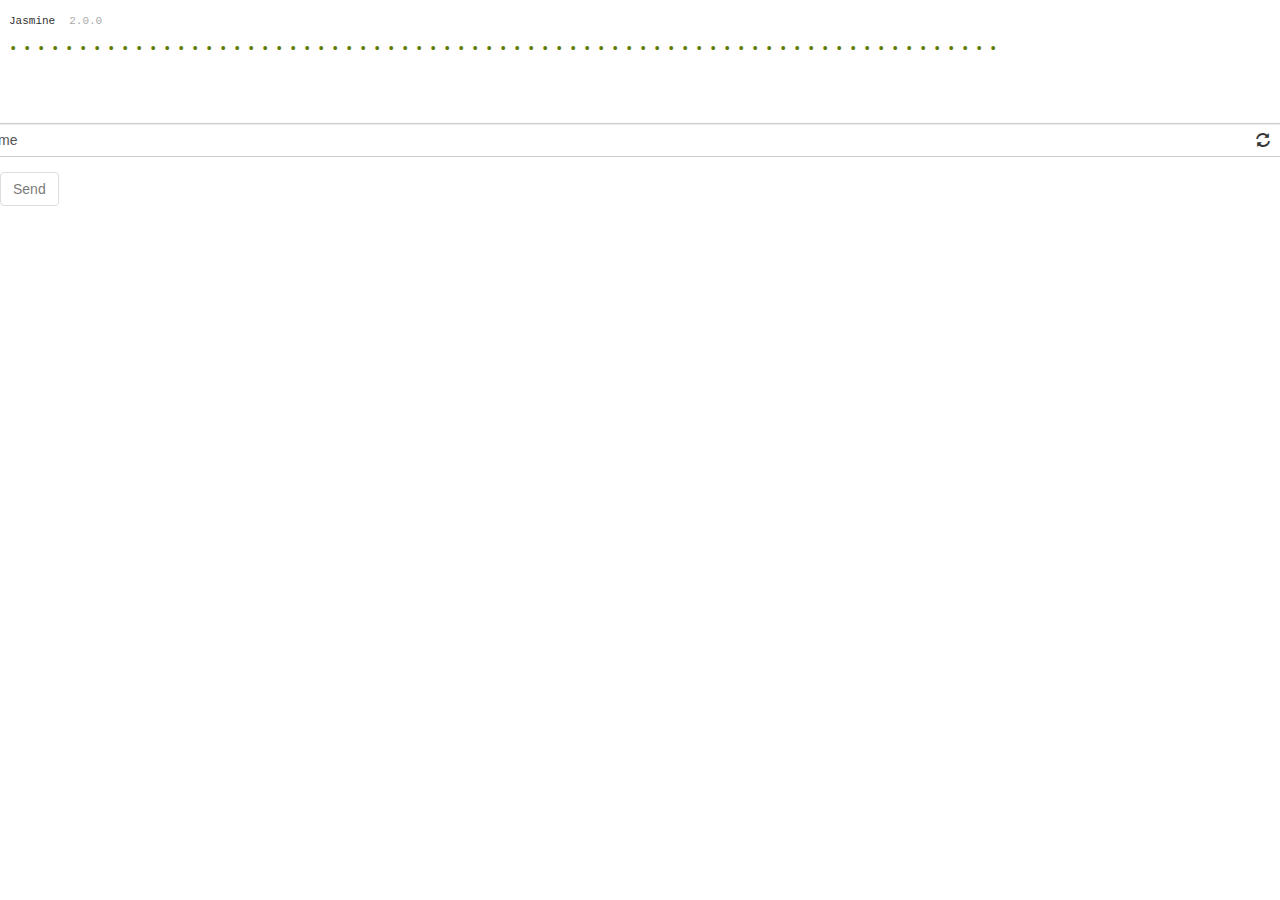
<file: src/main/webapp/bootstrapvalidator-master/test/index.html>
<!DOCTYPE html>
<html>
<head>
    <meta http-equiv="Content-Type" content="text/html; charset=UTF-8">
    <title>BootstrapValidator test suites</title>

    <link rel="stylesheet" href="../vendor/jasmine/jasmine.css">
    <link rel="stylesheet" href="../vendor/bootstrap/css/bootstrap.css"/>
    <link rel="stylesheet" href="../dist/css/bootstrapValidator.css"/>

    <script type="text/javascript" src="../vendor/jasmine/jasmine.js"></script>
    <script type="text/javascript" src="../vendor/jasmine/jasmine-html.js"></script>
    <script type="text/javascript" src="../vendor/jasmine/boot.js"></script>

    <script type="text/javascript" src="../vendor/jquery/jquery.min.js"></script>
    <script type="text/javascript" src="../vendor/bootstrap/js/bootstrap.min.js"></script>
    <script type="text/javascript" src="../dist/js/bootstrapValidator.js"></script>

    <!-- Specs -->
    <script type="text/javascript">
    var TestSuite = {};
    </script>
    <script type="text/javascript" src="spec.js"></script>
</head>
<body>

</body>
</html>
</file>
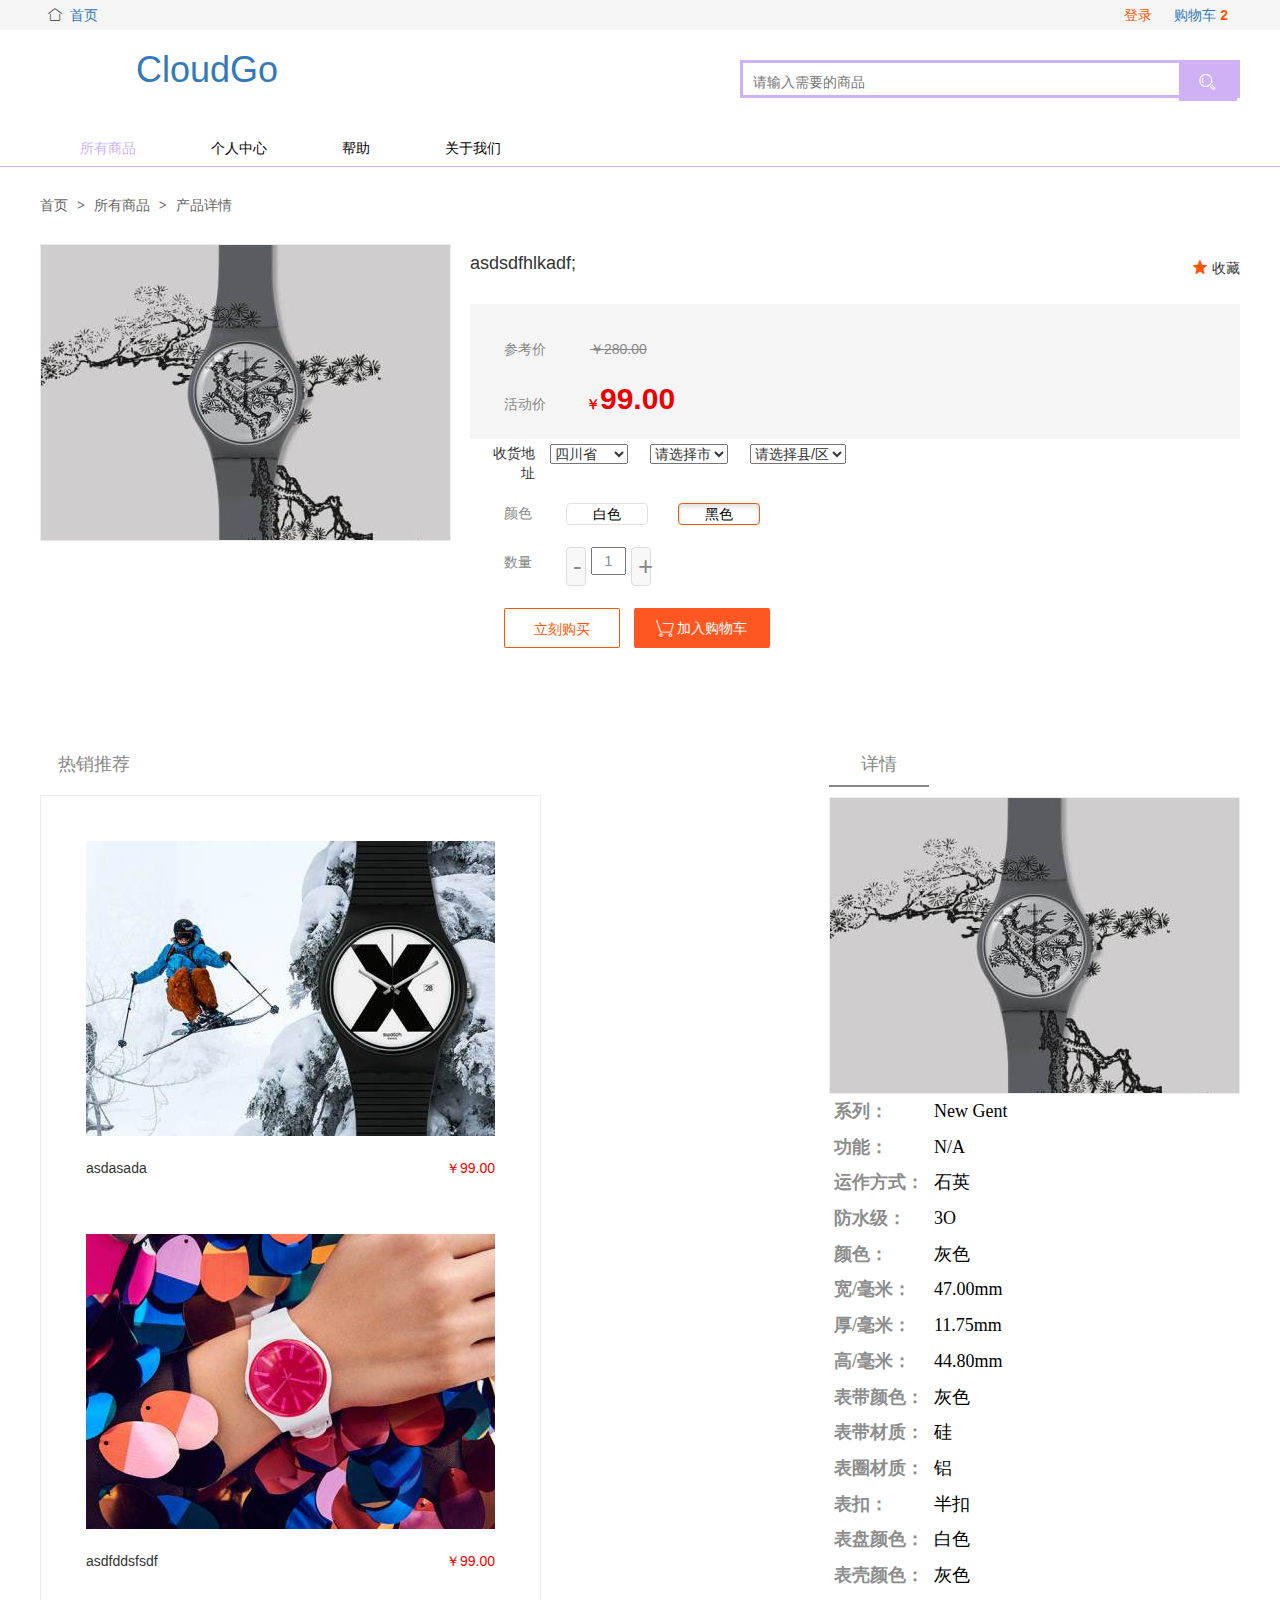
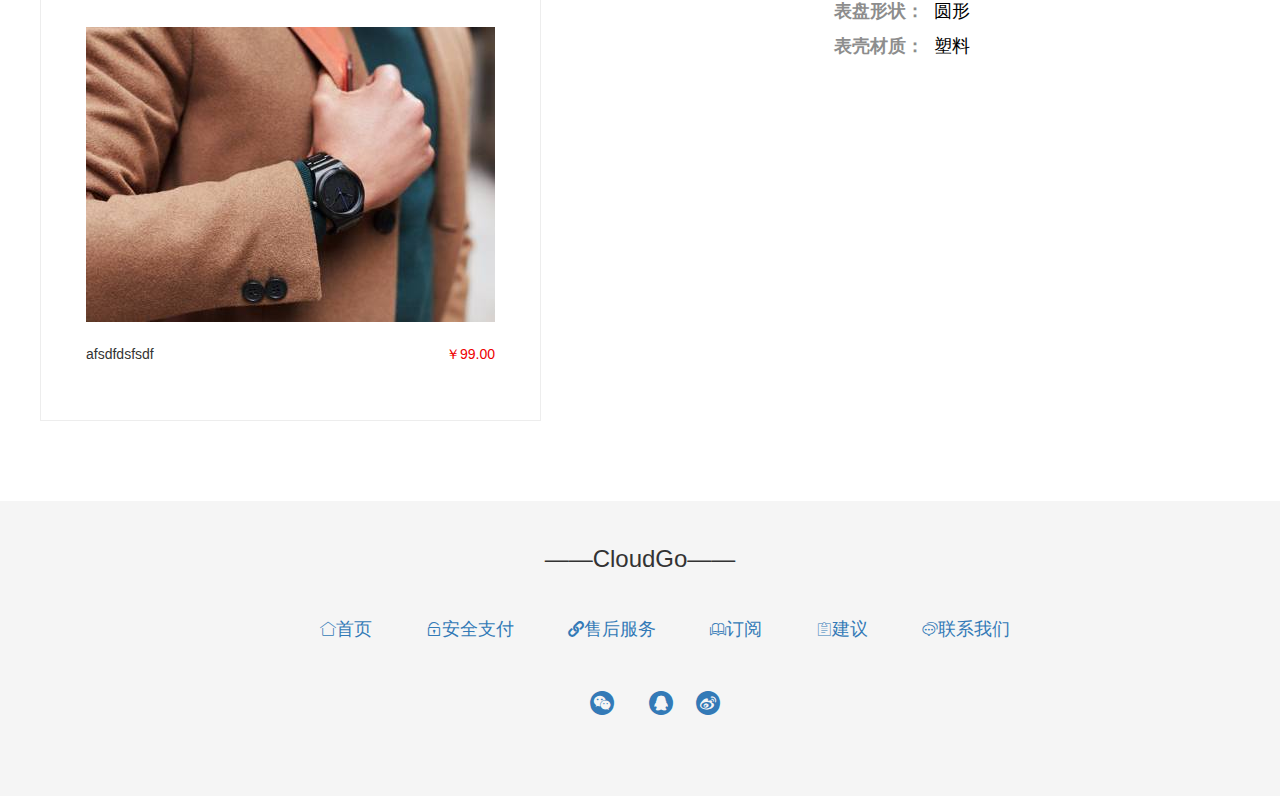
<file: src/main/webapp/html/detail.html>
<!DOCTYPE html>
<html lang="en">
<head>
    <meta charset="UTF-8">
    <title>Document</title>
    <link rel="stylesheet" type="text/css" href="../css/detail.css">
    <link rel="stylesheet" type="text/css" href="../layui-v2.5.4/layui/css/layui.css">
    <link rel="stylesheet"  href="../css/bootstrap.min.css">
    <script type="text/javascript" src="../layui-v2.5.4/layui/layui.js"></script>
    <script src="../js/jquery-2.1.1.min.js"></script>
    <script type="text/javascript" src="../js/bootstrap.min.js"></script>
    <meta name="viewport" content="width=device-width, initial-scale=1.0, minimum-scale=1.0, maximum-scale=1.0, user-scalable=0">
    <meta http-equiv="X-UA-Compatible" content="IE=Edge,chrome=1">
</head>
<style>
    .footer{
        display: block;
        background-color: #f5f5f5;
    }
    .layui-form-item .layui-input-inline{
        float: left;
        width: 90px;
        margin-top: 10px;
    }
    .layui-input-inline{
        margin-top: 10px;
    }
</style>
<body>

<div class="site-nav-bg">
    <div class="site-nav w1200">
        <p class="sn-back-home">
            <i class="layui-icon layui-icon-home"></i>
            <a href="index.html">首页</a>
        </p>
        <div class="sn-quick-menu">
            <div class="login"><a href="login.html">登录</a></div>
            <div class="sp-cart"><a href="shopcart.html">购物车</a><span>2</span></div>
        </div>
    </div>
</div>
<div class="header">
    <div class="headerLayout w1200">
        <div class="headerCon">
            <h1 class="mallLogo">
                <a href="#" title="CloudGo">CloudGo
                </a>
            </h1>
            <div class="mallSearch">
                <form action="" class="layui-form" novalidate>
                    <input type="text" name="title" required  lay-verify="required" autocomplete="off" class="layui-input" placeholder="请输入需要的商品">
                    <button class="layui-btn" lay-submit lay-filter="formDemo">
                        <i class="layui-icon layui-icon-search"></i>
                    </button>
                    <input type="hidden" name="" value="">
                </form>
            </div>
        </div>
    </div>
</div>
<div class="content content-nav-base datails-content">
    <div class="main-nav">
        <div class="inner-cont0">
            <div class="inner-cont1 w1200">
                <div class="inner-cont2">
                    <a href="index.html" class="active">所有商品</a>
                    <a href="information.html">个人中心</a>
                    <a href="#">帮助</a>
                    <a href="about.html">关于我们</a>
                </div>
            </div>
        </div>
    </div>
    <div class="data-cont-wrap w1200">
        <div class="crumb">
            <a href="javascript:;">首页</a>
            <span>></span>
            <a href="javascript:;">所有商品</a>
            <span>></span>
            <a href="javascript:;">产品详情</a>
        </div>
        <div class="product-intro layui-clear">
            <div class="preview-wrap">
                <a href="javascript:;"><img src="../images/sell2.jpg"></a>
            </div>
            <div class="itemInfo-wrap">
                <div class="itemInfo">
                    <div class="title">
                        <h4>asdsdfhlkadf;</h4>
                        <span><i class="layui-icon layui-icon-rate-solid"></i>收藏</span>
                    </div>
                    <div class="summary">
                        <p class="reference"><span>参考价</span> <del>￥280.00</del></p>
                        <p class="activity"><span>活动价</span><strong class="price"><i>￥</i>99.00</strong></p>
                        <div class="layui-form-item">
                            <label class="layui-form-label">收货地址</label>
                            <div class="layui-input-inline font">
                                <select name="quiz1">
                                    <option value="">请选择省</option>
                                    <option value="浙江" selected="">四川省</option>
                                    <option value="山东">山东省</option>
                                    <option value="浙江">浙江省</option>
                                </select>
                            </div>
                            <div class="layui-input-inline font">
                                <select name="quiz2">
                                    <option value="">请选择市</option>
                                    <option value="杭州">成都</option>
                                    <option value="宁波">自贡</option>
                                    <option value="温州">攀枝花</option>
                                    <option value="温州">泸州</option>
                                    <option value="温州">德阳</option>
                                    <option value="温州">绵阳</option>
                                    <option value="温州">广元</option>
                                </select>
                            </div>
                            <div class="layui-input-inline font">
                                <select name="quiz3">
                                    <option value="">请选择县/区</option>
                                    <option value="西湖区">成华区</option>
                                    <option value="余杭区">武侯区</option>
                                    <option value="拱墅区">青羊区</option>
                                    <option value="拱墅区">锦江区</option>
                                </select>
                            </div>
                        </div>
                    </div>
                    <div class="choose-attrs">
                        <div class="color layui-clear"><span class="title">颜色</span> <div class="color-cont"><span class="btn">白色</span> <span class="btn active">黑色</span></div></div>
                        <div class="number layui-clear"><span class="title">数量</span><div class="number-cont"><span class="cut btn">-</span><input onkeyup="if(this.value.length==1){this.value=this.value.replace(/[^1-9]/g,'')}else{this.value=this.value.replace(/\D/g,'')}" onafterpaste="if(this.value.length==1){this.value=this.value.replace(/[^1-9]/g,'')}else{this.value=this.value.replace(/\D/g,'')}" maxlength="4" type="" name="" value="1"><span class="add btn">+</span></div></div>
                    </div>
                    <div class="choose-btns">
                        <button class="layui-btn layui-btn-primary purchase-btn">立刻购买</button>
                        <button class="layui-btn  layui-btn-danger car-btn"><i class="layui-icon layui-icon-cart-simple"></i>加入购物车</button>
                    </div>
                </div>
            </div>
        </div>
        <div class="layui-clear">
            <div class="aside">
                <h4>热销推荐</h4>
                <div class="item-list">
                    <div class="item">
                        <img src="../images/sell3.jpg">
                        <p><span>asdasada</span><span class="pric">￥99.00</span></p>
                    </div>
                    <div class="item">
                        <img src="../images/sell4.jpg">
                        <p><span>asdfddsfsdf</span><span class="pric">￥99.00</span></p>
                    </div>
                    <div class="item">
                        <img src="../images/sell5.jpg">
                        <p><span>afsdfdsfsdf</span><span class="pric">￥99.00</span></p>
                    </div>
                </div>
            </div>
            <div class="detail">
                <h4>详情</h4>
                <div class="item">
                    <img src="../images/sell2.jpg">
                </div>
                <table>
                    <tbody>
                    <tr>
                        <th class="table-lable">系列：</th>
                        <td class="table-data">New Gent</td>
                    </tr>
                    <tr>
                        <th class="table-lable">功能：</th>
                        <td class="table-data">N/A</td>
                    </tr>
                    <tr>
                        <th class="table-lable">运作方式：</th>
                        <td class="table-data">石英</td>
                    </tr>
                    <tr>
                        <th class="table-lable">防水级：</th>
                        <td class="table-data">3O</td>
                    </tr>
                    <tr>
                        <th class="table-lable">颜色：</th>
                        <td class="table-data">灰色</td>
                    </tr>
                    <tr>
                        <th class="table-lable">宽/毫米：</th>
                        <td class="table-data">47.00mm</td>
                    </tr>
                    <tr>
                        <th class="table-lable">厚/毫米：</th>
                        <td class="table-data">11.75mm</td>
                    </tr>
                    <tr>
                        <th class="table-lable">高/毫米：</th>
                        <td class="table-data">44.80mm</td>
                    </tr>
                    <tr>
                        <th class="table-lable">表带颜色：</th>
                        <td class="table-data">灰色</td>
                    </tr>
                    <tr>
                        <th class="table-lable">表带材质：</th>
                        <td class="table-data">硅</td>
                    </tr>
                    <tr>
                        <th class="table-lable">表圈材质：</th>
                        <td class="table-data">铝</td>
                    </tr>
                    <tr>
                        <th class="table-lable">表扣：</th>
                        <td class="table-data">半扣</td>
                    </tr>
                    <tr>
                        <th class="table-lable">表盘颜色：</th>
                        <td class="table-data">白色</td>
                    </tr>
                    <tr>
                        <th class="table-lable">表壳颜色：</th>
                        <td class="table-data">灰色</td>
                    </tr>
                    <tr>
                        <th class="table-lable">表盘形状：</th>
                        <td class="table-data">圆形</td>
                    </tr>
                    <tr>
                        <th class="table-lable">表壳材质：</th>
                        <td class="table-data">塑料</td>
                    </tr>

                    </tbody>
                </table>
            </div>
        </div>
    </div>
</div>

<!--footer-->
<div class="container-fluid footer">
    <div class="footer_logo text-center navbar clearfix">
        <i style="font-size: x-large;">
            ——CloudGo——
        </i>
        <div class="footer-bottom navbar ">
            <a href="index.html" ><span class="layui-icon layui-icon-home"></span>首页</a>
            <a href="#"><span class="layui-icon layui-icon-password"></span>安全支付</a>
            <a href="#"><span class="layui-icon layui-icon-link"></span>售后服务</a>
            <a href="index.html"><span class="layui-icon layui-icon-read"></span>订阅</a>
            <a href="index.html"><span class="layui-icon layui-icon-form"></span>建议</a>
            <a href="index.html"><span class="layui-icon layui-icon-dialogue"></span>联系我们</a>
        </div>
        <div class="footer-bottom">
            <a href="index.html"style="padding-left: 30px"><span class="layui-icon layui-icon-login-wechat"style="font-size: x-large"></span></a>
            <a href="index.html"style="padding-left: 30px"><span class="layui-icon layui-icon-login-qq"style="font-size: x-large"></span></a>
            <a href="#"style="padding-left: 20px"><span class="layui-icon layui-icon-login-weibo"style="font-size: x-large"></span></a>
        </div>
    </div>
</div>
</body>
<script type="text/javascript">
    layui.config({
        base: '../js/util/'
    }).use(['mm','jquery'],function(){
        var mm = layui.mm,$ = layui.$;
        var cur = $('.number-cont input').val();
        $('.number-cont .btn').on('click',function(){
            if($(this).hasClass('add')){
                cur++;

            }else{
                if(cur > 1){
                    cur--;
                }
            }
            $('.number-cont input').val(cur)
        })

    });
</script>
</html>
</file>
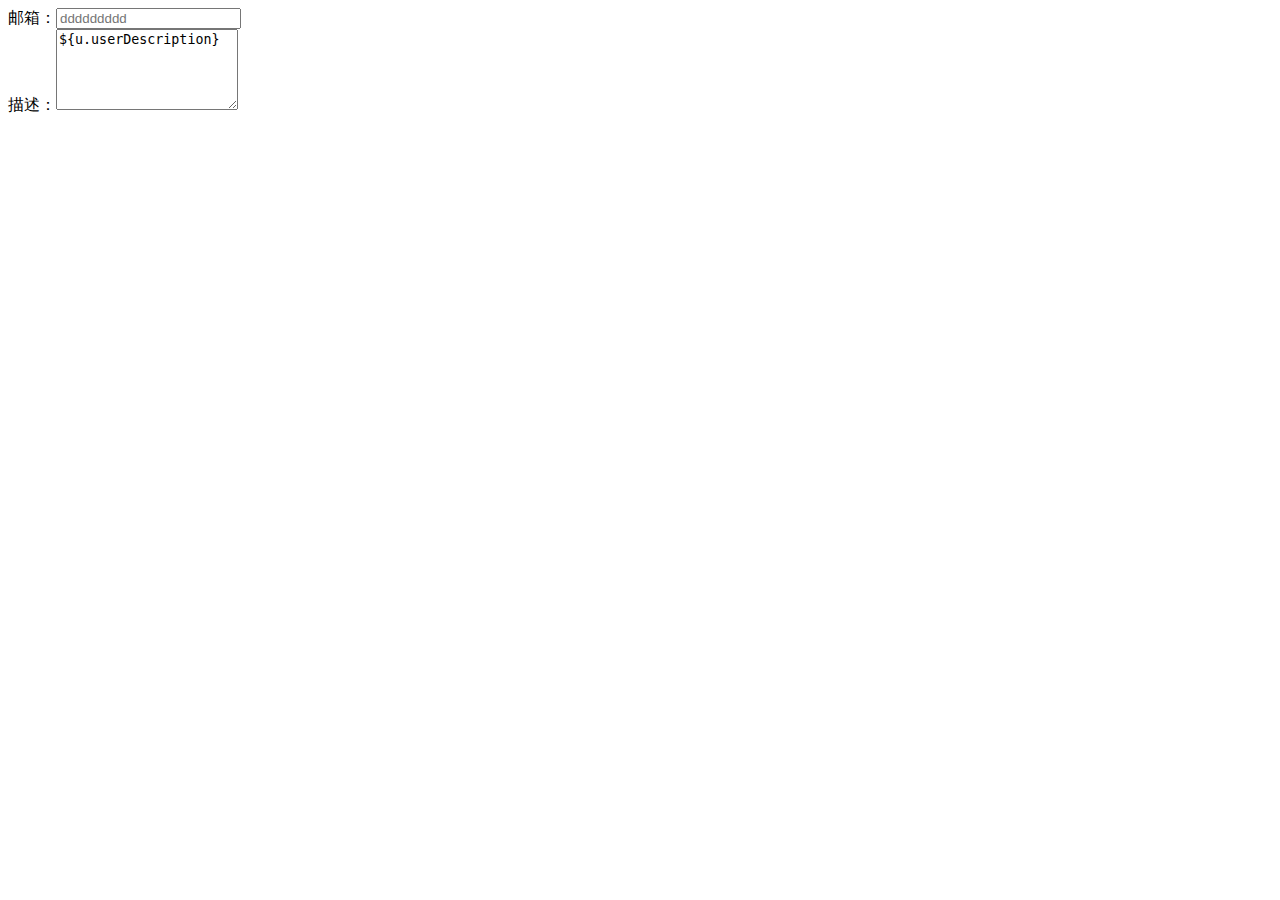
<file: src/main/webapp/html/example.html>
<!DOCTYPE html>
<html lang="en">
<head>
    <meta charset="UTF-8">
    <title>Title</title>
</head>
<body>
<li>邮箱：<input type="text" name="userName" placeholder="ddddddddd"></li>
<li>描述：<textarea rows="5" name="userDescription">${u.userDescription}</textarea></li>
</body>
</html>
</file>
<file: src/main/webapp/bootstrapvalidator-master/vendor/jasmine/jasmine.css>
body { background-color: #eeeeee; padding: 0; margin: 5px; overflow-y: scroll; }

.html-reporter { font-size: 11px; font-family: Monaco, "Lucida Console", monospace; line-height: 14px; color: #333333; }
.html-reporter a { text-decoration: none; }
.html-reporter a:hover { text-decoration: underline; }
.html-reporter p, .html-reporter h1, .html-reporter h2, .html-reporter h3, .html-reporter h4, .html-reporter h5, .html-reporter h6 { margin: 0; line-height: 14px; }
.html-reporter .banner, .html-reporter .symbol-summary, .html-reporter .summary, .html-reporter .result-message, .html-reporter .spec .description, .html-reporter .spec-detail .description, .html-reporter .alert .bar, .html-reporter .stack-trace { padding-left: 9px; padding-right: 9px; }
.html-reporter .banner .version { margin-left: 14px; }
.html-reporter #jasmine_content { position: fixed; right: 100%; }
.html-reporter .version { color: #aaaaaa; }
.html-reporter .banner { margin-top: 14px; }
.html-reporter .duration { color: #aaaaaa; float: right; }
.html-reporter .symbol-summary { overflow: hidden; *zoom: 1; margin: 14px 0; }
.html-reporter .symbol-summary li { display: inline-block; height: 8px; width: 14px; font-size: 16px; }
.html-reporter .symbol-summary li.passed { font-size: 14px; }
.html-reporter .symbol-summary li.passed:before { color: #5e7d00; content: "\02022"; }
.html-reporter .symbol-summary li.failed { line-height: 9px; }
.html-reporter .symbol-summary li.failed:before { color: #b03911; content: "x"; font-weight: bold; margin-left: -1px; }
.html-reporter .symbol-summary li.disabled { font-size: 14px; }
.html-reporter .symbol-summary li.disabled:before { color: #bababa; content: "\02022"; }
.html-reporter .symbol-summary li.pending { line-height: 17px; }
.html-reporter .symbol-summary li.pending:before { color: #ba9d37; content: "*"; }
.html-reporter .exceptions { color: #fff; float: right; margin-top: 5px; margin-right: 5px; }
.html-reporter .bar { line-height: 28px; font-size: 14px; display: block; color: #eee; }
.html-reporter .bar.failed { background-color: #b03911; }
.html-reporter .bar.passed { background-color: #a6b779; }
.html-reporter .bar.skipped { background-color: #bababa; }
.html-reporter .bar.menu { background-color: #fff; color: #aaaaaa; }
.html-reporter .bar.menu a { color: #333333; }
.html-reporter .bar a { color: white; }
.html-reporter.spec-list .bar.menu.failure-list, .html-reporter.spec-list .results .failures { display: none; }
.html-reporter.failure-list .bar.menu.spec-list, .html-reporter.failure-list .summary { display: none; }
.html-reporter .running-alert { background-color: #666666; }
.html-reporter .results { margin-top: 14px; }
.html-reporter.showDetails .summaryMenuItem { font-weight: normal; text-decoration: inherit; }
.html-reporter.showDetails .summaryMenuItem:hover { text-decoration: underline; }
.html-reporter.showDetails .detailsMenuItem { font-weight: bold; text-decoration: underline; }
.html-reporter.showDetails .summary { display: none; }
.html-reporter.showDetails #details { display: block; }
.html-reporter .summaryMenuItem { font-weight: bold; text-decoration: underline; }
.html-reporter .summary { margin-top: 14px; }
.html-reporter .summary ul { list-style-type: none; margin-left: 14px; padding-top: 0; padding-left: 0; }
.html-reporter .summary ul.suite { margin-top: 7px; margin-bottom: 7px; }
.html-reporter .summary li.passed a { color: #5e7d00; }
.html-reporter .summary li.failed a { color: #b03911; }
.html-reporter .summary li.pending a { color: #ba9d37; }
.html-reporter .description + .suite { margin-top: 0; }
.html-reporter .suite { margin-top: 14px; }
.html-reporter .suite a { color: #333333; }
.html-reporter .failures .spec-detail { margin-bottom: 28px; }
.html-reporter .failures .spec-detail .description { background-color: #b03911; }
.html-reporter .failures .spec-detail .description a { color: white; }
.html-reporter .result-message { padding-top: 14px; color: #333333; white-space: pre; }
.html-reporter .result-message span.result { display: block; }
.html-reporter .stack-trace { margin: 5px 0 0 0; max-height: 224px; overflow: auto; line-height: 18px; color: #666666; border: 1px solid #ddd; background: white; white-space: pre; }
</file>
<file: src/main/webapp/css/detail.css>
body{font-family: "STXingkai", "SimSun", '\5b8b\4f53', sans-serif;  -moz-user-select:none;
      -webkit-user-select: none;       
      -ms-user-select: none;
    background-color: #8d8d8d;
    font-style: normal;
    font-weight: 400;
    line-height: 1.42857143;
    font-size: 1.2rem;

}
.table-lable{
    padding: 5px;
    color: #8d8d8d;
    font-family: bold;
    font-size: large;
}
.table-data{
    padding: 5px;
    color: black;
    font-family: bold;
    font-size: large;
}
.footer{
    display: block;
    background-color: #f5f5f5;
}
.footer a{
    padding-left: 50px;
    font-size: large;
}
.navbar{
    margin-top: 40px;
}
.footer span{
    font-size: medium;
}

.w1200{width: 1200px; margin:0 auto;}
.nobor{border-bottom: 0!important;}
.margin0{margin: 0!important;}
.padding0{padding: 0!important;}
i{font-style: normal;}

/*site-nav*/
.site-nav-bg{height: 30px; line-height: 30px; background-color: #f5f5f5;}
.site-nav{position: relative;}
.sn-back-home{float: left;}
.sn-back-home i{margin:0 4px 0 8px; font-size: 14px;}
.sn-quick-menu{position: absolute; right: 12px;}
.sn-quick-menu div{float: left;}
.sn-quick-menu div.login{margin-right: 22px; }
.sn-quick-menu div.login a{color: #ff5500;}
.sn-quick-menu div.sp-cart span{margin-left:4px; color: #ff5500; font-weight: bold;}
/*end-site-nav*/



/*header*/
.header{height: 100px; line-height: 100px;}
.header .mallLogo{margin-left: 38px; float: left;}
.header .mallSearch{float: right; width: 500px; padding-top: 30px; position: relative;}
.header .mallSearch form{height: 38px; line-height: 38px; border-width: 1px 0 1px 1px; border: solid #cfb2f6; position: relative;}
.header .mallSearch input{height: 38px; line-height: 38px; width: 436px; float: left; border:none; position: relative; z-index: 2; background: none;}
.header .mallSearch button{width: 58px; height: 38px; line-height: 38px; float: left; background: #cfb2f6; border-radius:0
;}
/*end-header*/

.tlinks {
    text-indent: -9999px;
    height: 0;
    line-height: 0;
    font-size: 0;
    overflow: hidden;
}
.address{padding-right: 10px;}
.content .layui-fluid{padding: 0;}
.content .inner-cont1{height: 36px; line-height: 36px;}
.content .inner-cont2{padding-left: 208px;}
.content .inner-cont2 a{display: inline-block; font-size: 14px; color:#010101; padding: 0 32px; line-height: 36px; float: left;}
.content .inner-cont2 a.active,.content .inner-cont2 a:hover{color: #cfb2f6;}
.content .category-con{position: relative; height: 400px; width: 100%;}
.content .category-con .category-type{width: 180px; height:36px; line-height: 36px; font-size: 14px; background: #cfb2f6; text-align: center; color: #fff; cursor: pointer; margin-top: -36px; position: absolute; z-index: 100;}
.content .category-con .category-type h3{font-size: 14px;}
.content .category-tab-content .nav-con{width: 180px; height: 0;}
.content .category-tab-content .nav-con .normal-nav{height: 400px; padding: 13px 0px 17px 5px; box-sizing: border-box; position: relative; background: #fff; border-bottom: 1px solid #e9e9e9; box-sizing: border-box;}
.content .category-tab-content .nav-con .nav-item{border-bottom: 1px solid #e7e7e7; padding-bottom: 4px; position: relative;}
.content .category-tab-content .nav-con .nav-item .title{font-size: 14px; color: #000; padding-left: 27px; line-height: 24px; font-weight: bold; cursor: pointer;}
.content .category-tab-content .nav-con .nav-item  p a{font-size: 12px; color: #7d7e7f; margin-left: 4px; line-height: 18px;}
.content .category-tab-content .nav-con .nav-item i{position: absolute; right: 2px; top: 16px; font-size: 12px; }
.content .category-tab-content .nav-con .nav-item  p a:hover{color:#ff5500;}
.content .category-banner{background:#ffc6dd;}
.content .floors .sk{height: 300px; padding:80px 0 70px 0; background: #fff;}
.content .floors .sk_hd{float: left; width: 225px; height: 300px;}
.content .floors .sk_bd{float: left; width: 974px; height: 298px; border:1px solid #eaeaea; border-left: 0;}
.content .floors  .sk_bd .item-box{background: #fff;}
.content .floors .sk_bd .item{float: left; margin:28px 0 0 35px;}
.content .floors .sk_bd .item img{width: 190px; height: 190px;}
.content .floors .sk_bd .item .title{font-size: 16px; line-height: 40px;}
.content .floors .sk_bd .item .price span{color: #ee0000; font-size: 24px} 
.content .floors .sk_bd .item .price del{color: #888; font-size: 16px; padding-left: 40px;}  
.content .floors .sk_bd .layui-carousel-arrow[lay-type=sub]{display: none;}
.content .hot-recommend-con{background: #f8f8f8; padding:80px 0 70px 0;}
.content .hot-recommend-con .hot-con1 .item{width: 390px; height: 500px; background: #fff; margin-right: 15px; float: left; padding: 20px; box-sizing: border-box;}
.content .hot-recommend-con .hot-con1 .item h4{font-size: 24px; color: #333333; padding-top:6px;}
.content .hot-recommend-con .hot-con1 .item .big-img{text-align: center; height: 160px; background: #f3f3f3; margin-top: 136px;}
.content .hot-recommend-con .hot-con1 .item .big-img img{position: relative; top: -80px;}
.content .hot-recommend-con .hot-con1 .item .small-img{text-align: center; margin-top: 30px;}
.content .hot-recommend-con .hot-con1 .item .small-img img{padding:0 6px;}
.content .hot-recommend-con .hot-con1 .item .top-img{margin-bottom: 12px;}
.content .hot-recommend-con .hot-con1 .item .bottom-img{position: relative;}
.content .hot-recommend-con .hot-con1 .item .bottom-img .baby-cream{position: absolute; right: 0;}
.content .hot-recommend-con .hot-con1 .item1{position: relative; background: none;}
.content .hot-recommend-con .hot-con1 .item1 .btm-img{position: absolute; bottom: 0; left: 0;}
.content .product-cont{padding:33px 0 60px 0;}
.content .product-cont .product-item{padding-top: 70px;}
.content .product-cont .product-item .left-title{float: left; height: 400px; width: 198px; text-align: center;}
.content .product-cont .product-item1 .left-title{background: #c7b6d7;}
.content .product-cont .product-item2 .left-title{background: #c0e2ef;}
.content .product-cont .product-item3 .left-title{background: #f6d77d;}
.content .product-cont .product-item1 h4{color: #9175ad;}
.content .product-cont .product-item2 h4{color: #72bad5;}
.content .product-cont .product-item3 h4{color: #dba64b;}
.content .product-cont .product-item .left-title h4{font-size: 72px; font-weight: bold;  padding:50px 0;}
.content .product-cont .product-item .left-title h5{font-size: 30px; color: #fff; margin-top: 36px;}
.content .product-cont .product-item .right-cont{float: left;}
.content .product-cont .product-item .right-cont .top-img img{border:1px solid #e1e1e1;}
.content .product-cont .product-item .right-cont .img-box a{ display: inline-block; border:1px solid #e1e1e1; float: left; margin:-1px -1px 0 0;}
.content .product-cont .product-item .right-cont .img-box a img{width: 199px; height: 197px;}
.content .product-list-box{background: #f8f8f8; text-align: center;}
.content .product-list-box .product-list-cont{padding-bottom: 92px;}
.content .product-list-box .product-list-cont h4{font-size: 30px; color: #333; padding:60px 0 30px 0;}
.content .product-list-box .product-list-cont .product-item-box .list-item{width: 230px; height: 300px; background: #fff; float: left; margin:0 12px 12px 0}
.content .product-list-box .product-list-cont .product-item-box .list-item img{padding:25px 0;}
.content .product-list-box .product-list-cont .product-item-box .list-item p{padding:0 26px; text-align: left; line-height: 20px; margin-bottom: 14px;}
.content .product-list-box .product-list-cont .product-item-box{width: 1210px;}
.content .product-list-box .product-list-cont .product-item-box .list-item span{color: #ee0000;}
.footer{background: #2f2f2f; padding-bottom: 54px;}
.footer .ng-promise-box{border-bottom:1px solid #3d3d3d; line-height: 145px;}
.footer .ng-promise-box .ng-promise{padding-left: 100px; box-sizing: border-box;}
.footer .ng-promise-box .ng-promise p a{ color: #fff; font-size: 20px; margin-right: 210px; padding-left: 44px; height: 40px; display: inline-block; line-height: 40px; background: url(../img/us-icon.png) no-repeat left 0;}
.footer .ng-promise-box .ng-promise p a.icon2{padding-left: 56px; background-position:0 -44px;}
.footer .ng-promise-box .ng-promise p a.icon3{background-position:0 -80px;}
.footer .mod_help{text-align: center; color: #888888;}
.footer .mod_help p{margin:38px 0 16px 0;}
.footer .mod_help p a{color: #888888;}
.footer .mod_help p span{padding:0 22px;}


.content-nav-base .main-nav{border-bottom:1px solid #cfb1f7;}
.content-nav-base .main-nav .inner-cont2{padding-left: 40px;}
.content-nav-base .main-nav .inner-cont2 a{padding:0; margin-right: 75px;}







/*commodity*/
.commodity-content .commod-cont-wrap{background: #f8f8f8; padding: 50px 0 90px 0;}
.commodity-content .commod-cont .left-nav{width: 200px; line-height: 38px; background: #fff; float: left; margin-right: 58px;}
.commodity-content .commod-cont .left-nav .list-box{border:1px solid #eeeeee;}
.commodity-content .commod-cont .left-nav .title{color: #fff; font-size: 16px; background: #333333; text-align: center;} 
.commodity-content .commod-cont .left-nav .list-box dt,.commodity-content .commod-cont .left-nav .list-box dd{border-bottom:1px dashed #eeeeee; cursor: pointer;}
.commodity-content .commod-cont .left-nav .list-box dd:hover a{color:#ff5500;}
.commodity-content .commod-cont .left-nav .list-box dt{font-size: 14px; color: #333; padding-left: 30px; background: url(../img/off-icon.png) 8px -2px no-repeat; cursor: pointer;}
.commodity-content .commod-cont .left-nav .list-box dt.active{background-position: 8px -40px;}
.commodity-content .commod-cont .left-nav .list-box dd a{padding-left: 42px; color: #888888;}
.commodity-content .commod-cont .left-nav .list-box dl:last-child dd:last-child{border-bottom: 0;}
.commodity-content .commod-cont .right-cont-wrap{float:  left; width: 940px;}
.commodity-content .commod-cont .right-cont{width: 1000px;}
.commodity-content .commod-cont .right-cont .sort{margin-top: 5px;}
.commodity-content .commod-cont .right-cont .sort a{width: 58px; height: 26px; line-height: 26px; font-size: 14px; color: #333333; border:1px solid #eaeaea; margin-left: -1px; float: left; background: #fff; background:#fff url(../img/sort-arrow.png) no-repeat 41px 0; text-indent: 9px;}
.commodity-content .commod-cont .right-cont .sort a.active{background-position: 41px -26px;}
.commodity-content .commod-cont .right-cont .prod-number{line-height: 44px; font-size: 16px; padding-left: 7px;}
.commodity-content .commod-cont .right-cont .cont-list .item{float: left; width: 280px; height: 366px; border:1px solid #eaeaea; background: #fff; margin:0 47px 60px 0;}
.commodity-content .commod-cont .right-cont .cont-list .item .img{border-bottom: 1px solid #eaeaea}
.commodity-content .commod-cont .right-cont .cont-list .item .text{padding:14px 0 0 14px;}
.commodity-content .commod-cont .right-cont .cont-list .title{color: #333333; font-size: 16px; margin-bottom: 14px;}
.commodity-content .commod-cont .right-cont .cont-list .price{position: relative;}
.commodity-content .commod-cont .right-cont .cont-list .pri{color: #ee0000;}
.commodity-content .commod-cont .right-cont .cont-list .nub{position: absolute; right: 13px; color:#999999;}
/*end-commodity*/





/*details*/
.datails-content{padding-bottom: 80px;}
.datails-content .crumb{line-height: 76px;}
.datails-content .crumb span{font-family: simsun; color:#666; font-weight: bold; margin:0 5px;}
.datails-content .crumb a{color:#666;}
.datails-content .crumb a:hover{color:#ff5500;}
.datails-content .product-intro{margin-bottom: 85px;}
.datails-content .product-intro .preview-wrap{width: 430px; float: left;}
.datails-content .product-intro .preview-wrap img{border:1px solid #eaeaea;}
.datails-content .itemInfo-wrap{float: left; width: 770px;}
.datails-content .itemInfo .title{position: relative; margin-bottom: 30px;}
.datails-content .itemInfo .title h4{font-size: 18px;}
.datails-content .itemInfo .title span{position: absolute; right: 0; top: 2px; cursor: pointer;}
.datails-content .itemInfo .title span i{margin-right: 4px; color: #ff5500;}
.datails-content .itemInfo .summary{width: 100%; height: 135px; background: #f5f5f5; padding-top: 25px; margin-bottom: 26px;}
.datails-content .itemInfo .summary p{line-height: 40px; padding-left: 34px; color: #888888;}
.datails-content .itemInfo .summary p span{padding-right: 40px;}
.datails-content .itemInfo .summary .activity .price{font-size: 30px; color: #ee0000;}
.datails-content .itemInfo .summary .activity .price i{font-size: 14px;}
.datails-content .itemInfo .choose-attrs{color: #888888; line-height: 32px; padding-left: 34px;}
.datails-content .itemInfo .choose-attrs .title{margin-right: 34px; float: left;  margin-bottom: 0;}
.datails-content .itemInfo .choose-attrs .color{margin-bottom: 18px;}
.datails-content .itemInfo .choose-attrs .color .color-cont{display: inline-block; float: left;}
.datails-content .itemInfo .choose-attrs .color .color-cont .btn{display: inline-block; padding:0 26px; margin-right: 26px; border:1px solid #e0e0e0; cursor: pointer; color: #000;}
.datails-content .itemInfo .choose-attrs .color .color-cont .btn.active{border-color:#ff5500;}
.datails-content .itemInfo .choose-attrs .number{line-height: 30px;}
.datails-content .itemInfo .choose-attrs .number .title{float: left;}
.datails-content .itemInfo .choose-attrs .number .number-cont{display: inline-block; float: left; line-height: 30px; }
.datails-content .itemInfo .choose-attrs .number .number-cont .btn{display: inline-block; padding:0 6px; border:1px solid #dddddd; background: #f8f8f8; width: 20px; text-align: center; font-size: 26px; cursor: pointer; float: left;-webkit-user-select: none;
-moz-user-focus: none;
-moz-user-select: none;}
.datails-content .itemInfo .choose-attrs .number .number-cont .cut{}
.datails-content .itemInfo .choose-attrs .number .number-cont input{width: 35px; height: 28px; text-align: center; margin:0 5px; float: left;}
.datails-content .itemInfo .choose-btns{padding-left: 34px; margin-top: 22px;}
.datails-content .itemInfo .choose-btns .purchase-btn{border:1px solid #ff5500; color: #ff5500;width: 116px; height: 40px; line-height: 40px;}
.datails-content .itemInfo .choose-btns .car-btn{width: 136px; height: 40px; line-height: 40px;}

.datails-content .aside{float: left;}
.datails-content .aside h4{font-size: 18px; line-height: 42px; padding-left: 18px; color: #888888;}
.datails-content .aside .item-list{border:1px solid #ededed; padding:45px; padding-bottom: 0;}
.datails-content .aside .item-list .item{margin-bottom: 34px;}
.datails-content .aside .item-list .item p{line-height: 64px; position: relative;}
.datails-content .aside .item-list .item .pric{color: #ee0000; position: absolute; right: 0;}
.datails-content .detail{float: right;}
.datails-content .detail h4{line-height: 42px; width: 100px; text-align: center; border-bottom: 2px solid #888888; font-size: 18px; cursor: pointer; color: #888888;}
.datails-content .detail .item{border:1px solid #ececec;}
/*end-details*/








/*information*/
.information-content .info-list-box{padding:63px 0 84px 0; background: #f8f8f8;}
.information-content .info-list .item-box{width: 1250px;}
.information-content .info-list .item-box .item{width: 590px; float: left; margin:0 22px 27px 0; background: #fff; height: 360px; padding:40px 30px; box-sizing: border-box;}
.information-content .info-list .item-box .img{float: left; margin-right: 28px;}
.information-content .info-list .item-box .text h4{font-size: 18px; line-height: 28px; margin-top: 28px; margin-bottom: 15px;}
.information-content .info-list .item-box .text .data{font-size: 12px; color: #888888; margin-bottom: 30px;}
.information-content .info-list .item-box .text .info-cont{line-height: 24px; color: #555555; overflow : hidden; text-overflow: ellipsis;
  display: -webkit-box;
  -webkit-line-clamp: 3;
  -webkit-box-orient: vertical;
 }
/*end-information*/



/*buytoday*/
.buytoday-content .banner{height: 380px; background: url(../img/tuan_img_banner.jpg) no-repeat; background-size: cover; cursor: pointer;}
.buytoday-content .product-list-box{background: #f8f8f8; padding-bottom: 50px;}
.buytoday-content .product-list .tab-title{padding:60px 0 66px 0;}
.buytoday-content .product-list .tab-title a{line-height: 56px; color: #666666; font-size: 20px; display: inline-block;}
.buytoday-content .product-list .tab-title a.tuang{margin-right: 70px;}
.buytoday-content .product-list .tab-title a.active{color: #693ca4; border-bottom: 2px solid #cfb2f6;}
.buytoday-content .list-cont .item{width: 290px; height: 420px; float: left; margin:0 12px 20px 0; text-align: left; background: #fff;}
.buytoday-content .list-cont .item-box{width: 1220px; padding-bottom: 30px;}
.buytoday-content .list-cont .item .text-box{ padding:12px; box-sizing: border-box;}
.buytoday-content .list-cont .item .text-box .title{line-height: 24px; font-size: 16px; color: #666666; margin-bottom: 6px;}
.buytoday-content .list-cont .item .text-box .plic{position: relative;}
.buytoday-content .list-cont .item .text-box .plic .ciur-pic{font-size: 20px; margin-right: 24px}
.buytoday-content .list-cont .item .text-box .plic .Ori-pic{color: #666666;}
.buytoday-content .list-cont .item .text-box .plic .discount{width: 60px; height: 26px; line-height: 26px; font-size: 16px; background: #cfb2f6; display: block; text-align: center; color: #fff; position: absolute; right: 0; top: 0; cursor: pointer;}
.buytoday-content .footer{padding-bottom: 120px;}
.buytoday-content .footer-wrap,.buytoday-content .footer{background: #877dd2;}
.buytoday-content .footer-wrap,.buytoday-content .footer .title{font-size: 30px; color: #fffaea; text-align: center;}
.buytoday-content .footer .title h3{padding:60px 0; }
.buytoday-content .footer .list-box .item{float: left; text-align: left; width: 320px; height: 500px; background: #fff; margin-right: 120px;}
.buytoday-content .footer .list-box .item .text{height: 100px; background: #f9f9f9;}
.buytoday-content .footer .list-box .item .text .right-title-number{float: left; width: 80px; line-height: 100px; font-size: 36px; color: #ffa25d; font-weight: bold; text-align: center; background: #f4f5fa; font-style:italic}
.buytoday-content .footer .list-box .item .commod{padding:10px; width: 240px; float: left; box-sizing: border-box;}
.buytoday-content .footer .list-box .item .commod p{font-size: 16px; color: #666666; line-height: 24px;}
.buytoday-content .footer .list-box .item .commod span{font-size: 20px; color: #ee0000;}
#footerList .item:last-child{margin-right: 0;}
/*end-buytoday*/









/*about*/
.about-content .banner-box .banner{height: 750px; width: 100%; background: url(../img/us_banner.jpg) no-repeat; background-size: cover;}
.about-content .brief-content{padding:198px 0 280px 0;}
.about-content .brief-content .img-box{float: left; width: 630px; height: 640px; position: relative; padding-right: 100px;}
.about-content .brief-content .img-box .top{position: absolute; right: 100px; bottom: 0;}
.about-content .brief-content .text{line-height: 45px; font-size: 20px; color: #888; padding-top: 130px;}
.about-content .banner-text{height: 760px; width: 100%; background: url(../img/us_img3.png) no-repeat; background-size: cover;}
.about-content .banner-text p{width: 446px; font-size: 20px; line-height: 45px; color: #888888; padding: 210px 0 0 55px;}
.about-content .after-sale{padding-bottom: 204px;}
.about-content .after-sale h4{font-size: 46px; color: #555; letter-spacing:8px; padding:190px 0 100px 0; text-align: center;}
.about-content .after-sale .item-box{ position: relative;}
.about-content .after-sale .item .img-box{width: 204px; height: 204px; border:2px solid #af9ce5; border-radius: 50%; margin:0 auto; line-height: 204px; text-align: center;}
.about-content .after-sale .item p{font-size: 28px; color: #af9ce5; padding-top: 44px; text-align: center;}
.about-content .after-sale .item.item1{position: absolute; left: 0;}
.about-content .after-sale .item.item2{margin:0 auto;}
.about-content .after-sale .item.item3{position: absolute; right: 0; top: 0;}
/*end-about*/





/*login*/
.login-content .login-bg{width: 100%; background: url(../img/load_bg.jpg) no-repeat; background-size: cover;}
.login-content .login-bg .login-cont{ height: 772px; position: relative;}
.login-content .login-bg .login-cont .form-box{width: 300px; height: 390px; border:1px solid #d9dadc; background: #fff; position: absolute; top: 196px; right: 90px; padding:0 30px;}
.login-content .login-bg .login-cont .form-box legend{font-size: 20px; color: #323232; text-align: center; padding:50px 0;}
.login-content .login-bg .login-cont .layui-inline,.login-content .login-bg .login-cont .layui-input-inline{width: 100%; position: relative;}
.login-content .login-bg .login-cont .layui-input-inline .iphone-icon{position: absolute; top: 8px; left: 10px; color: #d3d3d3; font-size: 20px;}
.login-content .login-bg .login-cont .iphone{margin-bottom: 20px;}
.login-content .login-bg .login-cont .iphone .layui-input{padding-left: 40px;}
.login-content .login-bg .login-cont .veri-code .layui-btn{width: 102px; background: #eeeeee; text-align: center; color: #333; height: 36px; line-height: 36px; display: inline-block; border:none; cursor: pointer; position: absolute; top: 1px; right: 1px; font-size: 12px; padding:0 14px;}
.login-content .login-bg .login-cont .login-btn .layui-input-block{margin-left: 0; padding-top: 25px;}
.login-content .login-bg .login-cont .login-btn .layui-input-block button{width: 100%; background: #cfb2f6; font-size: 18px;}
/*end-login*/







/*shopcart-content*/
.shopcart-content .banner-bg{height: 180px; background: url(../img/buy_banner.jpg) no-repeat; margin:50px auto; padding-left: 68px; box-sizing: border-box; color: #fff}
.shopcart-content .banner-bg h3{font-size: 36px; padding:40px 0 20px 0;}
.shopcart-content .banner-bg p{font-size: 20px; }
.shopcart-content .cart{padding-bottom: 180px;}
.shopcart-content .cart-table-th{height: 50px; line-height: 50px; background:  #f5f5f5;}
.shopcart-content  .th{float: left; text-align: center;}
.shopcart-content  .th-chk{width: 70px; position: relative; margin-left: 43px; text-align: left;}
.shopcart-content  .th-chk .select-all{cursor: pointer;}
.shopcart-content  .th-chk .select-all label{cursor: pointer;}
.shopcart-content .cart-checkbox{display: inline-block;}
.shopcart-content  .CheckBoxShop{width: 16px; height: 16px; border:1px solid #cccccc; position: relative; top: 4px;}
.shopcart-content .th-item{width: 340px; text-align: left; padding-left: 90px; box-sizing: border-box;}

.shopcart-content .th-price{width: 200px; }
.shopcart-content .th-amount{width: 200px; }
.shopcart-content .th-sum{width: 200px;}
.shopcart-content .th-op{width: 100px;}
.shopcart-content .item-content{border:1px solid #ececee; border-bottom: 0; height: 218px; padding:59px 0; box-sizing: border-box; position: relative;}
.shopcart-content .order-content .th-chk{margin-top: 35px; position: relative; z-index: 2;}
.shopcart-content .order-content .th-item{position: relative; left: -120px; z-index: 1;}
.shopcart-content .order-content .th-amount div.layui-btn,.shopcart-content .order-content .th-amount input{float: left; border:1px solid #e2e2e2; text-align: center; background: #ffffff; margin-left: -1px; color: #999999;}
.shopcart-content .order-content .th-amount div.layui-btn{width: 28px; height: 38px; padding:0;}
.shopcart-content .order-content .th-amount input{width: 46px; height: 36px;}
.shopcart-content .order-content .th-amount .box-btn{padding-left: 52px;}
.shopcart-content .order-content .th-sum span{line-height: 24px; color: #ee0000; font-weight: bold; }
.shopcart-content .order-content .th-op span{display: block; cursor: pointer; line-height: 24px;}
.shopcart-content .order-content .th-item .item-cont img{float: left; width: 98px; height: 98px;  border:1px solid #ececee; margin-right: 20px;}
.shopcart-content .order-content .th-item .item-cont .text{text-align: left; line-height: 24px;}
.shopcart-content .order-content .th-item .item-cont .text .title{color: #333333;}
.shopcart-content .order-content .th-item .item-cont .text p{color: #888;}
.shopcart-content .FloatBarHolder{line-height: 78px; border:1px solid #ececee; background: #f5f5f5; position: relative;}
.shopcart-content .FloatBarHolder .th-chk {width: 150px;}
.shopcart-content .FloatBarHolder .batch-deletion span{cursor: pointer;}
.shopcart-content .FloatBarHolder .Settlement,.shopcart-content .FloatBarHolder .total{float: right;}
.shopcart-content .FloatBarHolder .Settlement button.layui-btn{width: 160px; height: 84px; line-height: 84px; font-size: 24px; color: #fff; text-align: center; background: #ff5500; border-radius: 0; position: absolute; right: 0px; top: -1px;}
.shopcart-content .FloatBarHolder .total{margin-right: 230px;}
.shopcart-content .FloatBarHolder .total span{color: #ee0000; font-size: 26px; font-weight: bold; padding-left: 5px;}
.shopcart-content .FloatBarHolder .th-chk .select-all label{letter-spacing: 4px;}
/*end-shopcart-content*/
</file>
<file: src/main/webapp/layui-v2.5.4/layui/css/layui.css>
/** layui-v2.5.4 MIT License By https://www.layui.com */
 .layui-inline,img{display:inline-block;vertical-align:middle}h1,h2,h3,h4,h5,h6{font-weight:400}
.layui-edge,.layui-header,.layui-inline,.layui-main{position:relative}
.layui-body,.layui-edge,.layui-elip{overflow:hidden}
.layui-btn,.layui-edge,.layui-inline,img{vertical-align:middle}
.layui-btn,.layui-disabled,.layui-icon,.layui-unselect{-moz-user-select:none;-webkit-user-select:none;-ms-user-select:none}
.layui-elip,.layui-form-checkbox span,.layui-form-pane .layui-form-label{text-overflow:ellipsis;white-space:nowrap}
.layui-breadcrumb,.layui-tree-btnGroup{visibility:hidden}
blockquote,body,button,dd,div,dl,dt,form,h1,h2,h3,h4,h5,h6,input,li,ol,p,pre,td,textarea,th,ul{margin:0;padding:0;-webkit-tap-highlight-color:rgba(0,0,0,0)}
a:active,a:hover{outline:0}img{border:none}li{list-style:none}table{border-collapse:collapse;border-spacing:0}
h4,h5,h6{font-size:100%}
button,input,optgroup,option,select,textarea{font-family:inherit;font-size:inherit;font-style:inherit;font-weight:inherit;outline:0}
pre{white-space:pre-wrap;white-space:-moz-pre-wrap;white-space:-pre-wrap;white-space:-o-pre-wrap;word-wrap:break-word}
body{line-height:24px;font:14px Helvetica Neue,Helvetica,PingFang SC,Tahoma,Arial,sans-serif}
hr{height:1px;margin:10px 0;border:0;clear:both}a{color:#333;text-decoration:none}
a:hover{color:#777}a cite{font-style:normal;*cursor:pointer}
.layui-border-box,.layui-border-box *{box-sizing:border-box}
.layui-box,.layui-box *{box-sizing:content-box}
.layui-clear{clear:both;*zoom:1}
.layui-clear:after{content:'\20';clear:both;*zoom:1;display:block;height:0}
.layui-inline{*display:inline;*zoom:1}
.layui-edge{display:inline-block;width:0;height:0;border-width:6px;border-style:dashed;border-color:transparent}
.layui-edge-top{top:-4px;border-bottom-color:#999;border-bottom-style:solid}
.layui-edge-right{border-left-color:#999;border-left-style:solid}
.layui-edge-bottom{top:2px;border-top-color:#999;border-top-style:solid}
.layui-edge-left{border-right-color:#999;border-right-style:solid}
.layui-disabled,.layui-disabled:hover{color:#d2d2d2!important;cursor:not-allowed!important}
.layui-circle{border-radius:100%}.layui-show{display:block!important}
.layui-hide{display:none!important}
@font-face{font-family:layui-icon;src:url(../font/iconfont.eot?v=250);src:url(../font/iconfont.eot?v=250#iefix) format('embedded-opentype'),url(../font/iconfont.woff2?v=250) format('woff2'),url(../font/iconfont.woff?v=250) format('woff'),url(../font/iconfont.ttf?v=250) format('truetype'),url(../font/iconfont.svg?v=250#layui-icon) format('svg')}.layui-icon{font-family:layui-icon!important;font-size:16px;font-style:normal;-webkit-font-smoothing:antialiased;-moz-osx-font-smoothing:grayscale}.layui-icon-reply-fill:before{content:"\e611"}.layui-icon-set-fill:before{content:"\e614"}.layui-icon-menu-fill:before{content:"\e60f"}.layui-icon-search:before{content:"\e615"}.layui-icon-share:before{content:"\e641"}.layui-icon-set-sm:before{content:"\e620"}.layui-icon-engine:before{content:"\e628"}.layui-icon-close:before{content:"\1006"}.layui-icon-close-fill:before{content:"\1007"}.layui-icon-chart-screen:before{content:"\e629"}.layui-icon-star:before{content:"\e600"}.layui-icon-circle-dot:before{content:"\e617"}.layui-icon-chat:before{content:"\e606"}.layui-icon-release:before{content:"\e609"}.layui-icon-list:before{content:"\e60a"}.layui-icon-chart:before{content:"\e62c"}.layui-icon-ok-circle:before{content:"\1005"}.layui-icon-layim-theme:before{content:"\e61b"}.layui-icon-table:before{content:"\e62d"}.layui-icon-right:before{content:"\e602"}.layui-icon-left:before{content:"\e603"}
.layui-icon-cart-simple:before{content:"\e698"}
.layui-icon-face-cry:before{content:"\e69c"}
.layui-icon-face-smile:before{content:"\e6af"}
.layui-icon-survey:before{content:"\e6b2"}
.layui-icon-tree:before{content:"\e62e"}
.layui-icon-upload-circle:before{content:"\e62f"}.layui-icon-add-circle:before{content:"\e61f"}
.layui-icon-download-circle:before{content:"\e601"}
.layui-icon-templeate-1:before{content:"\e630"}
.layui-icon-util:before{content:"\e631"}
.layui-icon-face-surprised:before{content:"\e664"}
.layui-icon-edit:before{content:"\e642"}
.layui-icon-speaker:before{content:"\e645"}
.layui-icon-down:before{content:"\e61a"}
.layui-icon-file:before{content:"\e621"}
.layui-icon-layouts:before{content:"\e632"}
.layui-icon-rate-half:before{content:"\e6c9"}
.layui-icon-add-circle-fine:before{content:"\e608"}
.layui-icon-prev-circle:before{content:"\e633"}
.layui-icon-read:before{content:"\e705"}
.layui-icon-404:before{content:"\e61c"}
.layui-icon-carousel:before{content:"\e634"}
.layui-icon-help:before{content:"\e607"}
.layui-icon-code-circle:before{content:"\e635"}
.layui-icon-water:before{content:"\e636"}
.layui-icon-username:before{content:"\e66f"}
.layui-icon-find-fill:before{content:"\e670"}
.layui-icon-about:before{content:"\e60b"}
.layui-icon-location:before{content:"\e715"}
.layui-icon-up:before{content:"\e619"}
.layui-icon-pause:before{content:"\e651"}
.layui-icon-date:before{content:"\e637"}
.layui-icon-layim-uploadfile:before{content:"\e61d"}
.layui-icon-delete:before{content:"\e640"}
.layui-icon-play:before{content:"\e652"}
.layui-icon-top:before{content:"\e604"}
.layui-icon-friends:before{content:"\e612"}
.layui-icon-refresh-3:before{content:"\e9aa"}.layui-icon-ok:before{content:"\e605"}
.layui-icon-layer:before{content:"\e638"}.layui-icon-face-smile-fine:before{content:"\e60c"}
.layui-icon-dollar:before{content:"\e659"}.layui-icon-group:before{content:"\e613"}
.layui-icon-layim-download:before{content:"\e61e"}.layui-icon-picture-fine:before{content:"\e60d"}.layui-icon-link:before{content:"\e64c"}
.layui-icon-diamond:before{content:"\e735"}.layui-icon-log:before{content:"\e60e"}.layui-icon-rate-solid:before{content:"\e67a"}
.layui-icon-fonts-del:before{content:"\e64f"}.layui-icon-unlink:before{content:"\e64d"}.layui-icon-fonts-clear:before{content:"\e639"}
.layui-icon-triangle-r:before{content:"\e623"}.layui-icon-circle:before{content:"\e63f"}.layui-icon-radio:before{content:"\e643"}
.layui-icon-align-center:before{content:"\e647"}.layui-icon-align-right:before{content:"\e648"}.layui-icon-align-left:before{content:"\e649"}
.layui-icon-loading-1:before{content:"\e63e"}.layui-icon-return:before{content:"\e65c"}.layui-icon-fonts-strong:before{content:"\e62b"}
.layui-icon-upload:before{content:"\e67c"}.layui-icon-dialogue:before{content:"\e63a"}.layui-icon-video:before{content:"\e6ed"}
.layui-icon-headset:before{content:"\e6fc"}.layui-icon-cellphone-fine:before{content:"\e63b"}.layui-icon-add-1:before{content:"\e654"}
.layui-icon-face-smile-b:before{content:"\e650"}.layui-icon-fonts-html:before{content:"\e64b"}.layui-icon-form:before{content:"\e63c"}
.layui-icon-cart:before{content:"\e657"}.layui-icon-camera-fill:before{content:"\e65d"}.layui-icon-tabs:before{content:"\e62a"}
.layui-icon-fonts-code:before{content:"\e64e"}.layui-icon-fire:before{content:"\e756"}.layui-icon-set:before{content:"\e716"}.layui-icon-fonts-u:before{content:"\e646"}
.layui-icon-triangle-d:before{content:"\e625"}.layui-icon-tips:before{content:"\e702"}.layui-icon-picture:before{content:"\e64a"}
.layui-icon-more-vertical:before{content:"\e671"}.layui-icon-flag:before{content:"\e66c"}.layui-icon-loading:before{content:"\e63d"}.layui-icon-fonts-i:before{content:"\e644"}
.layui-icon-refresh-1:before{content:"\e666"}.layui-icon-rmb:before{content:"\e65e"}.layui-icon-home:before{content:"\e68e"}.layui-icon-user:before{content:"\e770"}
.layui-icon-notice:before{content:"\e667"}.layui-icon-login-weibo:before{content:"\e675"}.layui-icon-voice:before{content:"\e688"}.layui-icon-upload-drag:before{content:"\e681"}
.layui-icon-login-qq:before{content:"\e676"}.layui-icon-snowflake:before{content:"\e6b1"}.layui-icon-file-b:before{content:"\e655"}.layui-icon-template:before{content:"\e663"}
.layui-icon-auz:before{content:"\e672"}.layui-icon-console:before{content:"\e665"}.layui-icon-app:before{content:"\e653"}.layui-icon-prev:before{content:"\e65a"}
.layui-icon-website:before{content:"\e7ae"}.layui-icon-next:before{content:"\e65b"}.layui-icon-component:before{content:"\e857"}.layui-icon-more:before{content:"\e65f"}
.layui-icon-login-wechat:before{content:"\e677"}.layui-icon-shrink-right:before{content:"\e668"}.layui-icon-spread-left:before{content:"\e66b"}
.layui-icon-camera:before{content:"\e660"}.layui-icon-note:before{content:"\e66e"}.layui-icon-refresh:before{content:"\e669"}.layui-icon-female:before{content:"\e661"}
.layui-icon-male:before{content:"\e662"}.layui-icon-password:before{content:"\e673"}.layui-icon-senior:before{content:"\e674"}
.layui-icon-theme:before{content:"\e66a"}.layui-icon-tread:before{content:"\e6c5"}.layui-icon-praise:before{content:"\e6c6"}.layui-icon-star-fill:before{content:"\e658"}
.layui-icon-rate:before{content:"\e67b"}.layui-icon-template-1:before{content:"\e656"}.layui-icon-vercode:before{content:"\e679"}.layui-icon-cellphone:before{content:"\e678"}
.layui-icon-screen-full:before{content:"\e622"}.layui-icon-screen-restore:before{content:"\e758"}.layui-icon-cols:before{content:"\e610"}.layui-icon-export:before{content:"\e67d"}.layui-icon-print:before{content:"\e66d"}.layui-icon-slider:before{content:"\e714"}.layui-icon-addition:before{content:"\e624"}.layui-icon-subtraction:before{content:"\e67e"}.layui-icon-service:before{content:"\e626"}.layui-icon-transfer:before{content:"\e691"}.layui-main{width:1140px;margin:0 auto}.layui-header{z-index:1000;height:60px}.layui-header a:hover{transition:all .5s;-webkit-transition:all .5s}.layui-side{position:fixed;left:0;top:0;bottom:0;z-index:999;width:200px;overflow-x:hidden}.layui-side-scroll{position:relative;width:220px;height:100%;overflow-x:hidden}.layui-body{position:absolute;left:200px;right:0;top:0;bottom:0;z-index:998;width:auto;overflow-y:auto;box-sizing:border-box}.layui-layout-body{overflow:hidden}.layui-layout-admin .layui-header{background-color:#23262E}.layui-layout-admin .layui-side{top:60px;width:200px;overflow-x:hidden}.layui-layout-admin .layui-body{position:fixed;top:60px;bottom:44px}.layui-layout-admin .layui-main{width:auto;margin:0 15px}.layui-layout-admin .layui-footer{position:fixed;left:200px;right:0;bottom:0;height:44px;line-height:44px;padding:0 15px;background-color:#eee}.layui-layout-admin .layui-logo{position:absolute;left:0;top:0;width:200px;height:100%;line-height:60px;text-align:center;color:#009688;font-size:16px}.layui-layout-admin .layui-header .layui-nav{background:0 0}.layui-layout-left{position:absolute!important;left:200px;top:0}.layui-layout-right{position:absolute!important;right:0;top:0}.layui-container{position:relative;margin:0 auto;padding:0 15px;box-sizing:border-box}.layui-fluid{position:relative;margin:0 auto;padding:0 15px}.layui-row:after,.layui-row:before{content:'';display:block;clear:both}.layui-col-lg1,.layui-col-lg10,.layui-col-lg11,.layui-col-lg12,.layui-col-lg2,.layui-col-lg3,.layui-col-lg4,.layui-col-lg5,.layui-col-lg6,.layui-col-lg7,.layui-col-lg8,.layui-col-lg9,.layui-col-md1,.layui-col-md10,.layui-col-md11,.layui-col-md12,.layui-col-md2,.layui-col-md3,.layui-col-md4,.layui-col-md5,.layui-col-md6,.layui-col-md7,.layui-col-md8,.layui-col-md9,.layui-col-sm1,.layui-col-sm10,.layui-col-sm11,.layui-col-sm12,.layui-col-sm2,.layui-col-sm3,.layui-col-sm4,.layui-col-sm5,.layui-col-sm6,.layui-col-sm7,.layui-col-sm8,.layui-col-sm9,.layui-col-xs1,.layui-col-xs10,.layui-col-xs11,.layui-col-xs12,.layui-col-xs2,.layui-col-xs3,.layui-col-xs4,.layui-col-xs5,.layui-col-xs6,.layui-col-xs7,.layui-col-xs8,.layui-col-xs9{position:relative;display:block;box-sizing:border-box}.layui-col-xs1,.layui-col-xs10,.layui-col-xs11,.layui-col-xs12,.layui-col-xs2,.layui-col-xs3,.layui-col-xs4,.layui-col-xs5,.layui-col-xs6,.layui-col-xs7,.layui-col-xs8,.layui-col-xs9{float:left}.layui-col-xs1{width:8.33333333%}.layui-col-xs2{width:16.66666667%}.layui-col-xs3{width:25%}.layui-col-xs4{width:33.33333333%}.layui-col-xs5{width:41.66666667%}.layui-col-xs6{width:50%}.layui-col-xs7{width:58.33333333%}.layui-col-xs8{width:66.66666667%}.layui-col-xs9{width:75%}.layui-col-xs10{width:83.33333333%}.layui-col-xs11{width:91.66666667%}.layui-col-xs12{width:100%}.layui-col-xs-offset1{margin-left:8.33333333%}.layui-col-xs-offset2{margin-left:16.66666667%}.layui-col-xs-offset3{margin-left:25%}.layui-col-xs-offset4{margin-left:33.33333333%}.layui-col-xs-offset5{margin-left:41.66666667%}.layui-col-xs-offset6{margin-left:50%}.layui-col-xs-offset7{margin-left:58.33333333%}.layui-col-xs-offset8{margin-left:66.66666667%}.layui-col-xs-offset9{margin-left:75%}.layui-col-xs-offset10{margin-left:83.33333333%}.layui-col-xs-offset11{margin-left:91.66666667%}.layui-col-xs-offset12{margin-left:100%}@media screen and (max-width:768px){.layui-hide-xs{display:none!important}.layui-show-xs-block{display:block!important}.layui-show-xs-inline{display:inline!important}.layui-show-xs-inline-block{display:inline-block!important}}@media screen and (min-width:768px){.layui-container{width:750px}.layui-hide-sm{display:none!important}.layui-show-sm-block{display:block!important}.layui-show-sm-inline{display:inline!important}.layui-show-sm-inline-block{display:inline-block!important}.layui-col-sm1,.layui-col-sm10,.layui-col-sm11,.layui-col-sm12,.layui-col-sm2,.layui-col-sm3,.layui-col-sm4,.layui-col-sm5,.layui-col-sm6,.layui-col-sm7,.layui-col-sm8,.layui-col-sm9{float:left}.layui-col-sm1{width:8.33333333%}.layui-col-sm2{width:16.66666667%}.layui-col-sm3{width:25%}.layui-col-sm4{width:33.33333333%}.layui-col-sm5{width:41.66666667%}.layui-col-sm6{width:50%}.layui-col-sm7{width:58.33333333%}.layui-col-sm8{width:66.66666667%}.layui-col-sm9{width:75%}.layui-col-sm10{width:83.33333333%}.layui-col-sm11{width:91.66666667%}.layui-col-sm12{width:100%}.layui-col-sm-offset1{margin-left:8.33333333%}.layui-col-sm-offset2{margin-left:16.66666667%}.layui-col-sm-offset3{margin-left:25%}.layui-col-sm-offset4{margin-left:33.33333333%}.layui-col-sm-offset5{margin-left:41.66666667%}.layui-col-sm-offset6{margin-left:50%}.layui-col-sm-offset7{margin-left:58.33333333%}.layui-col-sm-offset8{margin-left:66.66666667%}.layui-col-sm-offset9{margin-left:75%}.layui-col-sm-offset10{margin-left:83.33333333%}.layui-col-sm-offset11{margin-left:91.66666667%}.layui-col-sm-offset12{margin-left:100%}}@media screen and (min-width:992px){.layui-container{width:970px}.layui-hide-md{display:none!important}.layui-show-md-block{display:block!important}.layui-show-md-inline{display:inline!important}.layui-show-md-inline-block{display:inline-block!important}.layui-col-md1,.layui-col-md10,.layui-col-md11,.layui-col-md12,.layui-col-md2,.layui-col-md3,.layui-col-md4,.layui-col-md5,.layui-col-md6,.layui-col-md7,.layui-col-md8,.layui-col-md9{float:left}.layui-col-md1{width:8.33333333%}.layui-col-md2{width:16.66666667%}.layui-col-md3{width:25%}.layui-col-md4{width:33.33333333%}.layui-col-md5{width:41.66666667%}.layui-col-md6{width:50%}.layui-col-md7{width:58.33333333%}.layui-col-md8{width:66.66666667%}.layui-col-md9{width:75%}.layui-col-md10{width:83.33333333%}.layui-col-md11{width:91.66666667%}.layui-col-md12{width:100%}.layui-col-md-offset1{margin-left:8.33333333%}.layui-col-md-offset2{margin-left:16.66666667%}.layui-col-md-offset3{margin-left:25%}.layui-col-md-offset4{margin-left:33.33333333%}.layui-col-md-offset5{margin-left:41.66666667%}.layui-col-md-offset6{margin-left:50%}.layui-col-md-offset7{margin-left:58.33333333%}.layui-col-md-offset8{margin-left:66.66666667%}.layui-col-md-offset9{margin-left:75%}.layui-col-md-offset10{margin-left:83.33333333%}.layui-col-md-offset11{margin-left:91.66666667%}.layui-col-md-offset12{margin-left:100%}}@media screen and (min-width:1200px){.layui-container{width:1170px}.layui-hide-lg{display:none!important}.layui-show-lg-block{display:block!important}.layui-show-lg-inline{display:inline!important}.layui-show-lg-inline-block{display:inline-block!important}.layui-col-lg1,.layui-col-lg10,.layui-col-lg11,.layui-col-lg12,.layui-col-lg2,.layui-col-lg3,.layui-col-lg4,.layui-col-lg5,.layui-col-lg6,.layui-col-lg7,.layui-col-lg8,.layui-col-lg9{float:left}.layui-col-lg1{width:8.33333333%}.layui-col-lg2{width:16.66666667%}.layui-col-lg3{width:25%}.layui-col-lg4{width:33.33333333%}.layui-col-lg5{width:41.66666667%}.layui-col-lg6{width:50%}.layui-col-lg7{width:58.33333333%}.layui-col-lg8{width:66.66666667%}.layui-col-lg9{width:75%}.layui-col-lg10{width:83.33333333%}.layui-col-lg11{width:91.66666667%}.layui-col-lg12{width:100%}.layui-col-lg-offset1{margin-left:8.33333333%}.layui-col-lg-offset2{margin-left:16.66666667%}.layui-col-lg-offset3{margin-left:25%}.layui-col-lg-offset4{margin-left:33.33333333%}.layui-col-lg-offset5{margin-left:41.66666667%}.layui-col-lg-offset6{margin-left:50%}.layui-col-lg-offset7{margin-left:58.33333333%}.layui-col-lg-offset8{margin-left:66.66666667%}.layui-col-lg-offset9{margin-left:75%}.layui-col-lg-offset10{margin-left:83.33333333%}.layui-col-lg-offset11{margin-left:91.66666667%}.layui-col-lg-offset12{margin-left:100%}}.layui-col-space1{margin:-.5px}.layui-col-space1>*{padding:.5px}.layui-col-space3{margin:-1.5px}.layui-col-space3>*{padding:1.5px}.layui-col-space5{margin:-2.5px}.layui-col-space5>*{padding:2.5px}.layui-col-space8{margin:-3.5px}.layui-col-space8>*{padding:3.5px}.layui-col-space10{margin:-5px}.layui-col-space10>*{padding:5px}.layui-col-space12{margin:-6px}.layui-col-space12>*{padding:6px}.layui-col-space15{margin:-7.5px}.layui-col-space15>*{padding:7.5px}.layui-col-space18{margin:-9px}.layui-col-space18>*{padding:9px}.layui-col-space20{margin:-10px}.layui-col-space20>*{padding:10px}.layui-col-space22{margin:-11px}.layui-col-space22>*{padding:11px}.layui-col-space25{margin:-12.5px}.layui-col-space25>*{padding:12.5px}.layui-col-space30{margin:-15px}.layui-col-space30>*{padding:15px}.layui-btn,.layui-input,.layui-select,.layui-textarea,.layui-upload-button{outline:0;-webkit-appearance:none;transition:all .3s;-webkit-transition:all .3s;box-sizing:border-box}.layui-elem-quote{margin-bottom:10px;padding:15px;line-height:22px;border-left:5px solid #009688;border-radius:0 2px 2px 0;background-color:#f2f2f2}.layui-quote-nm{border-style:solid;border-width:1px 1px 1px 5px;background:0 0}.layui-elem-field{margin-bottom:10px;padding:0;border-width:1px;border-style:solid}.layui-elem-field legend{margin-left:20px;padding:0 10px;font-size:20px;font-weight:300}.layui-field-title{margin:10px 0 20px;border-width:1px 0 0}.layui-field-box{padding:10px 15px}.layui-field-title .layui-field-box{padding:10px 0}.layui-progress{position:relative;height:6px;border-radius:20px;background-color:#e2e2e2}.layui-progress-bar{position:absolute;left:0;top:0;width:0;max-width:100%;height:6px;border-radius:20px;text-align:right;background-color:#5FB878;transition:all .3s;-webkit-transition:all .3s}.layui-progress-big,.layui-progress-big .layui-progress-bar{height:18px;line-height:18px}.layui-progress-text{position:relative;top:-20px;line-height:18px;font-size:12px;color:#666}.layui-progress-big .layui-progress-text{position:static;padding:0 10px;color:#fff}.layui-collapse{border-width:1px;border-style:solid;border-radius:2px}.layui-colla-content,.layui-colla-item{border-top-width:1px;border-top-style:solid}.layui-colla-item:first-child{border-top:none}.layui-colla-title{position:relative;height:42px;line-height:42px;padding:0 15px 0 35px;color:#333;background-color:#f2f2f2;cursor:pointer;font-size:14px;overflow:hidden}.layui-colla-content{display:none;padding:10px 15px;line-height:22px;color:#666}.layui-colla-icon{position:absolute;left:15px;top:0;font-size:14px}.layui-card{margin-bottom:15px;border-radius:2px;background-color:#fff;box-shadow:0 1px 2px 0 rgba(0,0,0,.05)}.layui-card:last-child{margin-bottom:0}.layui-card-header{position:relative;height:42px;line-height:42px;padding:0 15px;border-bottom:1px solid #f6f6f6;color:#333;border-radius:2px 2px 0 0;font-size:14px}.layui-bg-black,.layui-bg-blue,.layui-bg-cyan,.layui-bg-green,.layui-bg-orange,.layui-bg-red{color:#fff!important}.layui-card-body{position:relative;padding:10px 15px;line-height:24px}.layui-card-body[pad15]{padding:15px}.layui-card-body[pad20]{padding:20px}.layui-card-body .layui-table{margin:5px 0}.layui-card .layui-tab{margin:0}.layui-panel-window{position:relative;padding:15px;border-radius:0;border-top:5px solid #E6E6E6;background-color:#fff}.layui-auxiliar-moving{position:fixed;left:0;right:0;top:0;bottom:0;width:100%;height:100%;background:0 0;z-index:9999999999}
.layui-form-label,.layui-form-mid,.layui-form-select,.layui-input-block,.layui-input-inline,.layui-textarea{position:relative}
.layui-bg-red{background-color:#FF5722!important}
.layui-bg-orange{background-color:#FFB800!important}.layui-bg-green{background-color:#009688!important}
.layui-bg-cyan{background-color:#2F4056!important}
.layui-bg-blue{background-color:#1E9FFF!important}.layui-bg-black{background-color:#393D49!important}
.layui-bg-gray{background-color:#eee!important;color:#666!important}
.layui-badge-rim,.layui-colla-content,.layui-colla-item,.layui-collapse,.layui-elem-field,.layui-form-pane .layui-form-item[pane],.layui-form-pane .layui-form-label,.layui-input,.layui-layedit,.layui-layedit-tool,.layui-quote-nm,.layui-select,.layui-tab-bar,.layui-tab-card,.layui-tab-title,.layui-tab-title .layui-this:after,.layui-textarea{border-color:#e6e6e6}.layui-timeline-item:before,hr{background-color:#e6e6e6}.layui-text{line-height:22px;font-size:14px;color:#666}.layui-text h1,.layui-text h2,.layui-text h3{font-weight:500;color:#333}.layui-text h1{font-size:30px}.layui-text h2{font-size:24px}.layui-text h3{font-size:18px}.layui-text a:not(.layui-btn){color:#01AAED}.layui-text a:not(.layui-btn):hover{text-decoration:underline}.layui-text ul{padding:5px 0 5px 15px}.layui-text ul li{margin-top:5px;list-style-type:disc}.layui-text em,.layui-word-aux{color:#999!important;padding:0 5px!important}.layui-btn{display:inline-block;height:38px;line-height:38px;padding:0 18px;background-color:#009688;color:#fff;white-space:nowrap;text-align:center;font-size:14px;border:none;border-radius:2px;cursor:pointer}.layui-btn:hover{opacity:.8;filter:alpha(opacity=80);color:#fff}.layui-btn:active{opacity:1;filter:alpha(opacity=100)}.layui-btn+.layui-btn{margin-left:10px}.layui-btn-container{font-size:0}.layui-btn-container .layui-btn{margin-right:10px;margin-bottom:10px}.layui-btn-container .layui-btn+.layui-btn{margin-left:0}.layui-table .layui-btn-container .layui-btn{margin-bottom:9px}.layui-btn-radius{border-radius:100px}.layui-btn .layui-icon{margin-right:3px;font-size:18px;vertical-align:bottom;vertical-align:middle\9}.layui-btn-primary{border:1px solid #C9C9C9;background-color:#fff;color:#555}.layui-btn-primary:hover{border-color:#009688;color:#333}.layui-btn-normal{background-color:#1E9FFF}.layui-btn-warm{background-color:#FFB800}.layui-btn-danger{background-color:#FF5722}.layui-btn-checked{background-color:#5FB878}.layui-btn-disabled,.layui-btn-disabled:active,.layui-btn-disabled:hover{border:1px solid #e6e6e6;background-color:#FBFBFB;color:#C9C9C9;cursor:not-allowed;opacity:1}.layui-btn-lg{height:44px;line-height:44px;padding:0 25px;font-size:16px}.layui-btn-sm{height:30px;line-height:30px;padding:0 10px;font-size:12px}.layui-btn-sm i{font-size:16px!important}.layui-btn-xs{height:22px;line-height:22px;padding:0 5px;font-size:12px}.layui-btn-xs i{font-size:14px!important}.layui-btn-group{display:inline-block;vertical-align:middle;font-size:0}.layui-btn-group .layui-btn{margin-left:0!important;margin-right:0!important;border-left:1px solid rgba(255,255,255,.5);border-radius:0}.layui-btn-group .layui-btn-primary{border-left:none}.layui-btn-group .layui-btn-primary:hover{border-color:#C9C9C9;color:#009688}.layui-btn-group .layui-btn:first-child{border-left:none;border-radius:2px 0 0 2px}.layui-btn-group .layui-btn-primary:first-child{border-left:1px solid #c9c9c9}.layui-btn-group .layui-btn:last-child{border-radius:0 2px 2px 0}.layui-btn-group .layui-btn+.layui-btn{margin-left:0}.layui-btn-group+.layui-btn-group{margin-left:10px}.layui-btn-fluid{width:100%}.layui-input,.layui-select,.layui-textarea{height:38px;line-height:1.3;line-height:38px\9;border-width:1px;border-style:solid;background-color:#fff;border-radius:2px}
.layui-input::-webkit-input-placeholder,.layui-select::-webkit-input-placeholder,.layui-textarea::-webkit-input-placeholder{line-height:1.3}
.layui-input,.layui-textarea{display:block;width:100%;padding-left:10px}.layui-input:hover,.layui-textarea:hover{border-color:#D2D2D2!important}
.layui-input:focus,.layui-textarea:focus{border-color:#C9C9C9!important}
.layui-textarea{min-height:100px;height:auto;line-height:20px;padding:6px 10px;resize:vertical}
layui-select{padding:0 10px}.layui-form input[type=checkbox],.layui-form input[type=radio],.layui-form select{display:none}.layui-form [lay-ignore]{display:initial}.layui-form-item{margin-bottom:15px;clear:both;*zoom:1}.layui-form-item:after{content:'\20';clear:both;*zoom:1;display:block;height:0}.layui-form-label{float:left;display:block;padding:9px 15px;width:80px;font-weight:400;line-height:20px;text-align:right}.layui-form-label-col{display:block;float:none;padding:9px 0;line-height:20px;text-align:left}.layui-form-item .layui-inline{margin-bottom:5px;margin-right:10px}.layui-input-block{margin-left:110px;min-height:36px}.layui-input-inline{display:inline-block;vertical-align:middle}.layui-form-item .layui-input-inline{float:left;width:190px;margin-right:10px}.layui-form-text .layui-input-inline{width:auto}.layui-form-mid{float:left;display:block;padding:9px 0!important;line-height:20px;margin-right:10px}.layui-form-danger+.layui-form-select .layui-input,.layui-form-danger:focus{border-color:#FF5722!important}.layui-form-select .layui-input{padding-right:30px;cursor:pointer}.layui-form-select .layui-edge{position:absolute;right:10px;top:50%;margin-top:-3px;cursor:pointer;border-width:6px;border-top-color:#c2c2c2;border-top-style:solid;transition:all .3s;-webkit-transition:all .3s}.layui-form-select dl{display:none;position:absolute;left:0;top:42px;padding:5px 0;z-index:899;min-width:100%;border:1px solid #d2d2d2;max-height:300px;overflow-y:auto;background-color:#fff;border-radius:2px;box-shadow:0 2px 4px rgba(0,0,0,.12);box-sizing:border-box}.layui-form-select dl dd,.layui-form-select dl dt{padding:0 10px;line-height:36px;white-space:nowrap;overflow:hidden;text-overflow:ellipsis}.layui-form-select dl dt{font-size:12px;color:#999}.layui-form-select dl dd{cursor:pointer}.layui-form-select dl dd:hover{background-color:#f2f2f2;-webkit-transition:.5s all;transition:.5s all}.layui-form-select .layui-select-group dd{padding-left:20px}.layui-form-select dl dd.layui-select-tips{padding-left:10px!important;color:#999}.layui-form-select dl dd.layui-this{background-color:#5FB878;color:#fff}.layui-form-checkbox,.layui-form-select dl dd.layui-disabled{background-color:#fff}.layui-form-selected dl{display:block}.layui-form-checkbox,.layui-form-checkbox *,.layui-form-switch{display:inline-block;vertical-align:middle}.layui-form-selected .layui-edge{margin-top:-9px;-webkit-transform:rotate(180deg);transform:rotate(180deg);margin-top:-3px\9}:root .layui-form-selected .layui-edge{margin-top:-9px\0/IE9}.layui-form-selectup dl{top:auto;bottom:42px}.layui-select-none{margin:5px 0;text-align:center;color:#999}.layui-select-disabled .layui-disabled{border-color:#eee!important}.layui-select-disabled .layui-edge{border-top-color:#d2d2d2}.layui-form-checkbox{position:relative;height:30px;line-height:30px;margin-right:10px;padding-right:30px;cursor:pointer;font-size:0;-webkit-transition:.1s linear;transition:.1s linear;box-sizing:border-box}.layui-form-checkbox span{padding:0 10px;height:100%;font-size:14px;border-radius:2px 0 0 2px;background-color:#d2d2d2;color:#fff;overflow:hidden}.layui-form-checkbox:hover span{background-color:#c2c2c2}.layui-form-checkbox i{position:absolute;right:0;top:0;width:30px;height:28px;border:1px solid #d2d2d2;border-left:none;border-radius:0 2px 2px 0;color:#fff;font-size:20px;text-align:center}.layui-form-checkbox:hover i{border-color:#c2c2c2;color:#c2c2c2}.layui-form-checked,.layui-form-checked:hover{border-color:#5FB878}.layui-form-checked span,.layui-form-checked:hover span{background-color:#5FB878}.layui-form-checked i,.layui-form-checked:hover i{color:#5FB878}.layui-form-item .layui-form-checkbox{margin-top:4px}.layui-form-checkbox[lay-skin=primary]{height:auto!important;line-height:normal!important;min-width:18px;min-height:18px;border:none!important;margin-right:0;padding-left:28px;padding-right:0;background:0 0}.layui-form-checkbox[lay-skin=primary] span{padding-left:0;padding-right:15px;line-height:18px;background:0 0;color:#666}.layui-form-checkbox[lay-skin=primary] i{right:auto;left:0;width:16px;height:16px;line-height:16px;border:1px solid #d2d2d2;font-size:12px;border-radius:2px;background-color:#fff;-webkit-transition:.1s linear;transition:.1s linear}.layui-form-checkbox[lay-skin=primary]:hover i{border-color:#5FB878;color:#fff}.layui-form-checked[lay-skin=primary] i{border-color:#5FB878!important;background-color:#5FB878;color:#fff}.layui-checkbox-disbaled[lay-skin=primary] span{background:0 0!important;color:#c2c2c2}.layui-checkbox-disbaled[lay-skin=primary]:hover i{border-color:#d2d2d2}.layui-form-item .layui-form-checkbox[lay-skin=primary]{margin-top:10px}.layui-form-switch{position:relative;height:22px;line-height:22px;min-width:35px;padding:0 5px;margin-top:8px;border:1px solid #d2d2d2;border-radius:20px;cursor:pointer;background-color:#fff;-webkit-transition:.1s linear;transition:.1s linear}.layui-form-switch i{position:absolute;left:5px;top:3px;width:16px;height:16px;border-radius:20px;background-color:#d2d2d2;-webkit-transition:.1s linear;transition:.1s linear}.layui-form-switch em{position:relative;top:0;width:25px;margin-left:21px;padding:0!important;text-align:center!important;color:#999!important;font-style:normal!important;font-size:12px}.layui-form-onswitch{border-color:#5FB878;background-color:#5FB878}.layui-checkbox-disbaled,.layui-checkbox-disbaled i{border-color:#e2e2e2!important}.layui-form-onswitch i{left:100%;margin-left:-21px;background-color:#fff}.layui-form-onswitch em{margin-left:5px;margin-right:21px;color:#fff!important}.layui-checkbox-disbaled span{background-color:#e2e2e2!important}.layui-checkbox-disbaled:hover i{color:#fff!important}[lay-radio]{display:none}.layui-form-radio,.layui-form-radio *{display:inline-block;vertical-align:middle}.layui-form-radio{line-height:28px;margin:6px 10px 0 0;padding-right:10px;cursor:pointer;font-size:0}.layui-form-radio *{font-size:14px}.layui-form-radio>i{margin-right:8px;font-size:22px;color:#c2c2c2}.layui-form-radio>i:hover,.layui-form-radioed>i{color:#5FB878}.layui-radio-disbaled>i{color:#e2e2e2!important}.layui-form-pane .layui-form-label{width:110px;padding:8px 15px;height:38px;line-height:20px;border-width:1px;border-style:solid;border-radius:2px 0 0 2px;text-align:center;background-color:#FBFBFB;overflow:hidden;box-sizing:border-box}.layui-form-pane .layui-input-inline{margin-left:-1px}.layui-form-pane .layui-input-block{margin-left:110px;left:-1px}.layui-form-pane .layui-input{border-radius:0 2px 2px 0}.layui-form-pane .layui-form-text .layui-form-label{float:none;width:100%;border-radius:2px;box-sizing:border-box;text-align:left}.layui-form-pane .layui-form-text .layui-input-inline{display:block;margin:0;top:-1px;clear:both}.layui-form-pane .layui-form-text .layui-input-block{margin:0;left:0;top:-1px}.layui-form-pane .layui-form-text .layui-textarea{min-height:100px;border-radius:0 0 2px 2px}.layui-form-pane .layui-form-checkbox{margin:4px 0 4px 10px}.layui-form-pane .layui-form-radio,.layui-form-pane .layui-form-switch{margin-top:6px;margin-left:10px}.layui-form-pane .layui-form-item[pane]{position:relative;border-width:1px;border-style:solid}.layui-form-pane .layui-form-item[pane] .layui-form-label{position:absolute;left:0;top:0;height:100%;border-width:0 1px 0 0}.layui-form-pane .layui-form-item[pane] .layui-input-inline{margin-left:110px}@media screen and (max-width:450px){.layui-form-item .layui-form-label{text-overflow:ellipsis;overflow:hidden;white-space:nowrap}.layui-form-item .layui-inline{display:block;margin-right:0;margin-bottom:20px;clear:both}.layui-form-item .layui-inline:after{content:'\20';clear:both;display:block;height:0}.layui-form-item .layui-input-inline{display:block;float:none;left:-3px;width:auto;margin:0 0 10px 112px}.layui-form-item .layui-input-inline+.layui-form-mid{margin-left:110px;top:-5px;padding:0}.layui-form-item .layui-form-checkbox{margin-right:5px;margin-bottom:5px}}.layui-layedit{border-width:1px;border-style:solid;border-radius:2px}.layui-layedit-tool{padding:3px 5px;border-bottom-width:1px;border-bottom-style:solid;font-size:0}.layedit-tool-fixed{position:fixed;top:0;border-top:1px solid #e2e2e2}.layui-layedit-tool .layedit-tool-mid,.layui-layedit-tool .layui-icon{display:inline-block;vertical-align:middle;text-align:center;font-size:14px}.layui-layedit-tool .layui-icon{position:relative;width:32px;height:30px;line-height:30px;margin:3px 5px;color:#777;cursor:pointer;border-radius:2px}.layui-layedit-tool .layui-icon:hover{color:#393D49}.layui-layedit-tool .layui-icon:active{color:#000}.layui-layedit-tool .layedit-tool-active{background-color:#e2e2e2;color:#000}.layui-layedit-tool .layui-disabled,.layui-layedit-tool .layui-disabled:hover{color:#d2d2d2;cursor:not-allowed}.layui-layedit-tool .layedit-tool-mid{width:1px;height:18px;margin:0 10px;background-color:#d2d2d2}.layedit-tool-html{width:50px!important;font-size:30px!important}.layedit-tool-b,.layedit-tool-code,.layedit-tool-help{font-size:16px!important}.layedit-tool-d,.layedit-tool-face,.layedit-tool-image,.layedit-tool-unlink{font-size:18px!important}.layedit-tool-image input{position:absolute;font-size:0;left:0;top:0;width:100%;height:100%;opacity:.01;filter:Alpha(opacity=1);cursor:pointer}.layui-layedit-iframe iframe{display:block;width:100%}#LAY_layedit_code{overflow:hidden}.layui-laypage{display:inline-block;*display:inline;*zoom:1;vertical-align:middle;margin:10px 0;font-size:0}.layui-laypage>a:first-child,.layui-laypage>a:first-child em{border-radius:2px 0 0 2px}.layui-laypage>a:last-child,.layui-laypage>a:last-child em{border-radius:0 2px 2px 0}.layui-laypage>:first-child{margin-left:0!important}.layui-laypage>:last-child{margin-right:0!important}.layui-laypage a,.layui-laypage button,.layui-laypage input,.layui-laypage select,.layui-laypage span{border:1px solid #e2e2e2}.layui-laypage a,.layui-laypage span{display:inline-block;*display:inline;*zoom:1;vertical-align:middle;padding:0 15px;height:28px;line-height:28px;margin:0 -1px 5px 0;background-color:#fff;color:#333;font-size:12px}.layui-flow-more a *,.layui-laypage input,.layui-table-view select[lay-ignore]{display:inline-block}.layui-laypage a:hover{color:#009688}.layui-laypage em{font-style:normal}.layui-laypage .layui-laypage-spr{color:#999;font-weight:700}.layui-laypage a{text-decoration:none}.layui-laypage .layui-laypage-curr{position:relative}.layui-laypage .layui-laypage-curr em{position:relative;color:#fff}.layui-laypage .layui-laypage-curr .layui-laypage-em{position:absolute;left:-1px;top:-1px;padding:1px;width:100%;height:100%;background-color:#009688}.layui-laypage-em{border-radius:2px}.layui-laypage-next em,.layui-laypage-prev em{font-family:Sim sun;font-size:16px}.layui-laypage .layui-laypage-count,.layui-laypage .layui-laypage-limits,.layui-laypage .layui-laypage-refresh,.layui-laypage .layui-laypage-skip{margin-left:10px;margin-right:10px;padding:0;border:none}.layui-laypage .layui-laypage-limits,.layui-laypage .layui-laypage-refresh{vertical-align:top}.layui-laypage .layui-laypage-refresh i{font-size:18px;cursor:pointer}.layui-laypage select{height:22px;padding:3px;border-radius:2px;cursor:pointer}.layui-laypage .layui-laypage-skip{height:30px;line-height:30px;color:#999}.layui-laypage button,.layui-laypage input{height:30px;line-height:30px;border-radius:2px;vertical-align:top;background-color:#fff;box-sizing:border-box}.layui-laypage input{width:40px;margin:0 10px;padding:0 3px;text-align:center}.layui-laypage input:focus,.layui-laypage select:focus{border-color:#009688!important}.layui-laypage button{margin-left:10px;padding:0 10px;cursor:pointer}.layui-table,.layui-table-view{margin:10px 0}.layui-flow-more{margin:10px 0;text-align:center;color:#999;font-size:14px}.layui-flow-more a{height:32px;line-height:32px}.layui-flow-more a *{vertical-align:top}.layui-flow-more a cite{padding:0 20px;border-radius:3px;background-color:#eee;color:#333;font-style:normal}.layui-flow-more a cite:hover{opacity:.8}.layui-flow-more a i{font-size:30px;color:#737383}.layui-table{width:100%;background-color:#fff;color:#666}.layui-table tr{transition:all .3s;-webkit-transition:all .3s}.layui-table th{text-align:left;font-weight:400}.layui-table tbody tr:hover,.layui-table thead tr,.layui-table-click,.layui-table-header,.layui-table-hover,.layui-table-mend,.layui-table-patch,.layui-table-tool,.layui-table-total,.layui-table-total tr,.layui-table[lay-even] tr:nth-child(even){background-color:#f2f2f2}.layui-table td,.layui-table th,.layui-table-col-set,.layui-table-fixed-r,.layui-table-grid-down,.layui-table-header,.layui-table-page,.layui-table-tips-main,.layui-table-tool,.layui-table-total,.layui-table-view,.layui-table[lay-skin=line],.layui-table[lay-skin=row]{border-width:1px;border-style:solid;border-color:#e6e6e6}.layui-table td,.layui-table th{position:relative;padding:9px 15px;min-height:20px;line-height:20px;font-size:14px}.layui-table[lay-skin=line] td,.layui-table[lay-skin=line] th{border-width:0 0 1px}.layui-table[lay-skin=row] td,.layui-table[lay-skin=row] th{border-width:0 1px 0 0}.layui-table[lay-skin=nob] td,.layui-table[lay-skin=nob] th{border:none}.layui-table img{max-width:100px}.layui-table[lay-size=lg] td,.layui-table[lay-size=lg] th{padding:15px 30px}.layui-table-view .layui-table[lay-size=lg] .layui-table-cell{height:40px;line-height:40px}.layui-table[lay-size=sm] td,.layui-table[lay-size=sm] th{font-size:12px;padding:5px 10px}.layui-table-view .layui-table[lay-size=sm] .layui-table-cell{height:20px;line-height:20px}.layui-table[lay-data]{display:none}.layui-table-box{position:relative;overflow:hidden}.layui-table-view .layui-table{position:relative;width:auto;margin:0}.layui-table-view .layui-table[lay-skin=line]{border-width:0 1px 0 0}.layui-table-view .layui-table[lay-skin=row]{border-width:0 0 1px}.layui-table-view .layui-table td,.layui-table-view .layui-table th{padding:5px 0;border-top:none;border-left:none}.layui-table-view .layui-table th.layui-unselect .layui-table-cell span{cursor:pointer}.layui-table-view .layui-table td{cursor:default}.layui-table-view .layui-table td[data-edit=text]{cursor:text}.layui-table-view .layui-form-checkbox[lay-skin=primary] i{width:18px;height:18px}.layui-table-view .layui-form-radio{line-height:0;padding:0}.layui-table-view .layui-form-radio>i{margin:0;font-size:20px}.layui-table-init{position:absolute;left:0;top:0;width:100%;height:100%;text-align:center;z-index:110}.layui-table-init .layui-icon{position:absolute;left:50%;top:50%;margin:-15px 0 0 -15px;font-size:30px;color:#c2c2c2}.layui-table-header{border-width:0 0 1px;overflow:hidden}.layui-table-header .layui-table{margin-bottom:-1px}.layui-table-tool .layui-inline[lay-event]{position:relative;width:26px;height:26px;padding:5px;line-height:16px;margin-right:10px;text-align:center;color:#333;border:1px solid #ccc;cursor:pointer;-webkit-transition:.5s all;transition:.5s all}.layui-table-tool .layui-inline[lay-event]:hover{border:1px solid #999}.layui-table-tool-temp{padding-right:120px}.layui-table-tool-self{position:absolute;right:17px;top:10px}.layui-table-tool .layui-table-tool-self .layui-inline[lay-event]{margin:0 0 0 10px}.layui-table-tool-panel{position:absolute;top:29px;left:-1px;padding:5px 0;min-width:150px;min-height:40px;border:1px solid #d2d2d2;text-align:left;overflow-y:auto;background-color:#fff;box-shadow:0 2px 4px rgba(0,0,0,.12)}.layui-table-cell,.layui-table-tool-panel li{overflow:hidden;text-overflow:ellipsis;white-space:nowrap}.layui-table-tool-panel li{padding:0 10px;line-height:30px;-webkit-transition:.5s all;transition:.5s all}.layui-table-tool-panel li .layui-form-checkbox[lay-skin=primary]{width:100%;padding-left:28px}.layui-table-tool-panel li:hover{background-color:#f2f2f2}.layui-table-tool-panel li .layui-form-checkbox[lay-skin=primary] i{position:absolute;left:0;top:0}.layui-table-tool-panel li .layui-form-checkbox[lay-skin=primary] span{padding:0}.layui-table-tool .layui-table-tool-self .layui-table-tool-panel{left:auto;right:-1px}.layui-table-col-set{position:absolute;right:0;top:0;width:20px;height:100%;border-width:0 0 0 1px;background-color:#fff}.layui-table-sort{width:10px;height:20px;margin-left:5px;cursor:pointer!important}.layui-table-sort .layui-edge{position:absolute;left:5px;border-width:5px}.layui-table-sort .layui-table-sort-asc{top:3px;border-top:none;border-bottom-style:solid;border-bottom-color:#b2b2b2}.layui-table-sort .layui-table-sort-asc:hover{border-bottom-color:#666}.layui-table-sort .layui-table-sort-desc{bottom:5px;border-bottom:none;border-top-style:solid;border-top-color:#b2b2b2}.layui-table-sort .layui-table-sort-desc:hover{border-top-color:#666}.layui-table-sort[lay-sort=asc] .layui-table-sort-asc{border-bottom-color:#000}.layui-table-sort[lay-sort=desc] .layui-table-sort-desc{border-top-color:#000}.layui-table-cell{height:28px;line-height:28px;padding:0 15px;position:relative;box-sizing:border-box}.layui-table-cell .layui-form-checkbox[lay-skin=primary]{top:-1px;padding:0}.layui-table-cell .layui-table-link{color:#01AAED}.laytable-cell-checkbox,.laytable-cell-numbers,.laytable-cell-radio,.laytable-cell-space{padding:0;text-align:center}.layui-table-body{position:relative;overflow:auto;margin-right:-1px;margin-bottom:-1px}.layui-table-body .layui-none{line-height:26px;padding:15px;text-align:center;color:#999}.layui-table-fixed{position:absolute;left:0;top:0;z-index:101}.layui-table-fixed .layui-table-body{overflow:hidden}.layui-table-fixed-l{box-shadow:0 -1px 8px rgba(0,0,0,.08)}.layui-table-fixed-r{left:auto;right:-1px;border-width:0 0 0 1px;box-shadow:-1px 0 8px rgba(0,0,0,.08)}.layui-table-fixed-r .layui-table-header{position:relative;overflow:visible}.layui-table-mend{position:absolute;right:-49px;top:0;height:100%;width:50px}.layui-table-tool{position:relative;z-index:890;width:100%;min-height:50px;line-height:30px;padding:10px 15px;border-width:0 0 1px}.layui-table-tool .layui-btn-container{margin-bottom:-10px}.layui-table-page,.layui-table-total{border-width:1px 0 0;margin-bottom:-1px;overflow:hidden}.layui-table-page{position:relative;width:100%;padding:7px 7px 0;height:41px;font-size:12px;white-space:nowrap}.layui-table-page>div{height:26px}.layui-table-page .layui-laypage{margin:0}.layui-table-page .layui-laypage a,.layui-table-page .layui-laypage span{height:26px;line-height:26px;margin-bottom:10px;border:none;background:0 0}.layui-table-page .layui-laypage a,.layui-table-page .layui-laypage span.layui-laypage-curr{padding:0 12px}.layui-table-page .layui-laypage span{margin-left:0;padding:0}.layui-table-page .layui-laypage .layui-laypage-prev{margin-left:-7px!important}.layui-table-page .layui-laypage .layui-laypage-curr .layui-laypage-em{left:0;top:0;padding:0}.layui-table-page .layui-laypage button,.layui-table-page .layui-laypage input{height:26px;line-height:26px}.layui-table-page .layui-laypage input{width:40px}.layui-table-page .layui-laypage button{padding:0 10px}.layui-table-page select{height:18px}.layui-table-patch .layui-table-cell{padding:0;width:30px}.layui-table-edit{position:absolute;left:0;top:0;width:100%;height:100%;padding:0 14px 1px;border-radius:0;box-shadow:1px 1px 20px rgba(0,0,0,.15)}.layui-table-edit:focus{border-color:#5FB878!important}select.layui-table-edit{padding:0 0 0 10px;border-color:#C9C9C9}.layui-table-view .layui-form-checkbox,.layui-table-view .layui-form-radio,.layui-table-view .layui-form-switch{top:0;margin:0;box-sizing:content-box}.layui-table-view .layui-form-checkbox{top:-1px;height:26px;line-height:26px}.layui-table-view .layui-form-checkbox i{height:26px}.layui-table-grid .layui-table-cell{overflow:visible}.layui-table-grid-down{position:absolute;top:0;right:0;width:26px;height:100%;padding:5px 0;border-width:0 0 0 1px;text-align:center;background-color:#fff;color:#999;cursor:pointer}.layui-table-grid-down .layui-icon{position:absolute;top:50%;left:50%;margin:-8px 0 0 -8px}.layui-table-grid-down:hover{background-color:#fbfbfb}body .layui-table-tips .layui-layer-content{background:0 0;padding:0;box-shadow:0 1px 6px rgba(0,0,0,.12)}.layui-table-tips-main{margin:-44px 0 0 -1px;max-height:150px;padding:8px 15px;font-size:14px;overflow-y:scroll;background-color:#fff;color:#666}.layui-table-tips-c{position:absolute;right:-3px;top:-13px;width:20px;height:20px;padding:3px;cursor:pointer;background-color:#666;border-radius:50%;color:#fff}.layui-table-tips-c:hover{background-color:#777}.layui-table-tips-c:before{position:relative;right:-2px}.layui-upload-file{display:none!important;opacity:.01;filter:Alpha(opacity=1)}.layui-upload-drag,.layui-upload-form,.layui-upload-wrap{display:inline-block}.layui-upload-list{margin:10px 0}.layui-upload-choose{padding:0 10px;color:#999}.layui-upload-drag{position:relative;padding:30px;border:1px dashed #e2e2e2;background-color:#fff;text-align:center;cursor:pointer;color:#999}.layui-upload-drag .layui-icon{font-size:50px;color:#009688}.layui-upload-drag[lay-over]{border-color:#009688}.layui-upload-iframe{position:absolute;width:0;height:0;border:0;visibility:hidden}.layui-upload-wrap{position:relative;vertical-align:middle}.layui-upload-wrap .layui-upload-file{display:block!important;position:absolute;left:0;top:0;z-index:10;font-size:100px;width:100%;height:100%;opacity:.01;filter:Alpha(opacity=1);cursor:pointer}.layui-transfer-active,.layui-transfer-box{display:inline-block;vertical-align:middle}.layui-transfer-box,.layui-transfer-header,.layui-transfer-search{border-width:0;border-style:solid;border-color:#e6e6e6}.layui-transfer-box{position:relative;border-width:1px;width:200px;height:360px;border-radius:2px;background-color:#fff}.layui-transfer-box .layui-form-checkbox{width:100%;margin:0!important}.layui-transfer-header{height:38px;line-height:38px;padding:0 10px;border-bottom-width:1px}.layui-transfer-search{position:relative;padding:10px;border-bottom-width:1px}.layui-transfer-search .layui-input{height:32px;padding-left:30px;font-size:12px}.layui-transfer-search .layui-icon-search{position:absolute;left:20px;top:50%;margin-top:-8px;color:#666}.layui-transfer-active{margin:0 15px}.layui-transfer-active .layui-btn{display:block;margin:0;padding:0 15px;background-color:#5FB878;border-color:#5FB878;color:#fff}.layui-transfer-active .layui-btn-disabled{background-color:#FBFBFB;border-color:#e6e6e6;color:#C9C9C9}.layui-transfer-active .layui-btn:first-child{margin-bottom:15px}.layui-transfer-active .layui-btn .layui-icon{margin:0;font-size:14px!important}.layui-transfer-data{padding:5px 0;overflow:auto}.layui-transfer-data li{height:32px;line-height:32px;padding:0 10px}.layui-transfer-data li:hover{background-color:#f2f2f2;transition:.5s all}.layui-transfer-data .layui-none{padding:15px 10px;text-align:center;color:#999}.layui-nav{position:relative;padding:0 20px;background-color:#393D49;color:#fff;border-radius:2px;font-size:0;box-sizing:border-box}.layui-nav *{font-size:14px}.layui-nav .layui-nav-item{position:relative;display:inline-block;*display:inline;*zoom:1;vertical-align:middle;line-height:60px}.layui-nav .layui-nav-item a{display:block;padding:0 20px;color:#fff;color:rgba(255,255,255,.7);transition:all .3s;-webkit-transition:all .3s}.layui-nav .layui-this:after,.layui-nav-bar,.layui-nav-tree .layui-nav-itemed:after{position:absolute;left:0;top:0;width:0;height:5px;background-color:#5FB878;transition:all .2s;-webkit-transition:all .2s}.layui-nav-bar{z-index:1000}.layui-nav .layui-nav-item a:hover,.layui-nav .layui-this a{color:#fff}.layui-nav .layui-this:after{content:'';top:auto;bottom:0;width:100%}.layui-nav-img{width:30px;height:30px;margin-right:10px;border-radius:50%}.layui-nav .layui-nav-more{content:'';width:0;height:0;border-style:solid dashed dashed;border-color:#fff transparent transparent;overflow:hidden;cursor:pointer;transition:all .2s;-webkit-transition:all .2s;position:absolute;top:50%;right:3px;margin-top:-3px;border-width:6px;border-top-color:rgba(255,255,255,.7)}.layui-nav .layui-nav-mored,.layui-nav-itemed>a .layui-nav-more{margin-top:-9px;border-style:dashed dashed solid;border-color:transparent transparent #fff}.layui-nav-child{display:none;position:absolute;left:0;top:65px;min-width:100%;line-height:36px;padding:5px 0;box-shadow:0 2px 4px rgba(0,0,0,.12);border:1px solid #d2d2d2;background-color:#fff;z-index:100;border-radius:2px;white-space:nowrap}.layui-nav .layui-nav-child a{color:#333}.layui-nav .layui-nav-child a:hover{background-color:#f2f2f2;color:#000}.layui-nav-child dd{position:relative}.layui-nav .layui-nav-child dd.layui-this a,.layui-nav-child dd.layui-this{background-color:#5FB878;color:#fff}.layui-nav-child dd.layui-this:after{display:none}.layui-nav-tree{width:200px;padding:0}.layui-nav-tree .layui-nav-item{display:block;width:100%;line-height:45px}.layui-nav-tree .layui-nav-item a{position:relative;height:45px;line-height:45px;text-overflow:ellipsis;overflow:hidden;white-space:nowrap}.layui-nav-tree .layui-nav-item a:hover{background-color:#4E5465}.layui-nav-tree .layui-nav-bar{width:5px;height:0;background-color:#009688}.layui-nav-tree .layui-nav-child dd.layui-this,.layui-nav-tree .layui-nav-child dd.layui-this a,.layui-nav-tree .layui-this,.layui-nav-tree .layui-this>a,.layui-nav-tree .layui-this>a:hover{background-color:#009688;color:#fff}.layui-nav-tree .layui-this:after{display:none}.layui-nav-itemed>a,.layui-nav-tree .layui-nav-title a,.layui-nav-tree .layui-nav-title a:hover{color:#fff!important}.layui-nav-tree .layui-nav-child{position:relative;z-index:0;top:0;border:none;box-shadow:none}.layui-nav-tree .layui-nav-child a{height:40px;line-height:40px;color:#fff;color:rgba(255,255,255,.7)}.layui-nav-tree .layui-nav-child,.layui-nav-tree .layui-nav-child a:hover{background:0 0;color:#fff}.layui-nav-tree .layui-nav-more{right:10px}.layui-nav-itemed>.layui-nav-child{display:block;padding:0;background-color:rgba(0,0,0,.3)!important}.layui-nav-itemed>.layui-nav-child>.layui-this>.layui-nav-child{display:block}.layui-nav-side{position:fixed;top:0;bottom:0;left:0;overflow-x:hidden;z-index:999}.layui-bg-blue .layui-nav-bar,.layui-bg-blue .layui-nav-itemed:after,.layui-bg-blue .layui-this:after{background-color:#93D1FF}.layui-bg-blue .layui-nav-child dd.layui-this{background-color:#1E9FFF}.layui-bg-blue .layui-nav-itemed>a,.layui-nav-tree.layui-bg-blue .layui-nav-title a,.layui-nav-tree.layui-bg-blue .layui-nav-title a:hover{background-color:#007DDB!important}.layui-breadcrumb{font-size:0}.layui-breadcrumb>*{font-size:14px}.layui-breadcrumb a{color:#999!important}.layui-breadcrumb a:hover{color:#5FB878!important}.layui-breadcrumb a cite{color:#666;font-style:normal}.layui-breadcrumb span[lay-separator]{margin:0 10px;color:#999}.layui-tab{margin:10px 0;text-align:left!important}.layui-tab[overflow]>.layui-tab-title{overflow:hidden}.layui-tab-title{position:relative;left:0;height:40px;white-space:nowrap;font-size:0;border-bottom-width:1px;border-bottom-style:solid;transition:all .2s;-webkit-transition:all .2s}.layui-tab-title li{display:inline-block;*display:inline;*zoom:1;vertical-align:middle;font-size:14px;transition:all .2s;-webkit-transition:all .2s;position:relative;line-height:40px;min-width:65px;padding:0 15px;text-align:center;cursor:pointer}.layui-tab-title li a{display:block}.layui-tab-title .layui-this{color:#000}.layui-tab-title .layui-this:after{position:absolute;left:0;top:0;content:'';width:100%;height:41px;border-width:1px;border-style:solid;border-bottom-color:#fff;border-radius:2px 2px 0 0;box-sizing:border-box;pointer-events:none}.layui-tab-bar{position:absolute;right:0;top:0;z-index:10;width:30px;height:39px;line-height:39px;border-width:1px;border-style:solid;border-radius:2px;text-align:center;background-color:#fff;cursor:pointer}.layui-tab-bar .layui-icon{position:relative;display:inline-block;top:3px;transition:all .3s;-webkit-transition:all .3s}.layui-tab-item{display:none}.layui-tab-more{padding-right:30px;height:auto!important;white-space:normal!important}.layui-tab-more li.layui-this:after{border-bottom-color:#e2e2e2;border-radius:2px}.layui-tab-more .layui-tab-bar .layui-icon{top:-2px;top:3px\9;-webkit-transform:rotate(180deg);transform:rotate(180deg)}:root .layui-tab-more .layui-tab-bar .layui-icon{top:-2px\0/IE9}.layui-tab-content{padding:10px}.layui-tab-title li .layui-tab-close{position:relative;display:inline-block;width:18px;height:18px;line-height:20px;margin-left:8px;top:1px;text-align:center;font-size:14px;color:#c2c2c2;transition:all .2s;-webkit-transition:all .2s}.layui-tab-title li .layui-tab-close:hover{border-radius:2px;background-color:#FF5722;color:#fff}.layui-tab-brief>.layui-tab-title .layui-this{color:#009688}.layui-tab-brief>.layui-tab-more li.layui-this:after,.layui-tab-brief>.layui-tab-title .layui-this:after{border:none;border-radius:0;border-bottom:2px solid #5FB878}.layui-tab-brief[overflow]>.layui-tab-title .layui-this:after{top:-1px}.layui-tab-card{border-width:1px;border-style:solid;border-radius:2px;box-shadow:0 2px 5px 0 rgba(0,0,0,.1)}.layui-tab-card>.layui-tab-title{background-color:#f2f2f2}.layui-tab-card>.layui-tab-title li{margin-right:-1px;margin-left:-1px}.layui-tab-card>.layui-tab-title .layui-this{background-color:#fff}.layui-tab-card>.layui-tab-title .layui-this:after{border-top:none;border-width:1px;border-bottom-color:#fff}.layui-tab-card>.layui-tab-title .layui-tab-bar{height:40px;line-height:40px;border-radius:0;border-top:none;border-right:none}.layui-tab-card>.layui-tab-more .layui-this{background:0 0;color:#5FB878}.layui-tab-card>.layui-tab-more .layui-this:after{border:none}.layui-timeline{padding-left:5px}.layui-timeline-item{position:relative;padding-bottom:20px}.layui-timeline-axis{position:absolute;left:-5px;top:0;z-index:10;width:20px;height:20px;line-height:20px;background-color:#fff;color:#5FB878;border-radius:50%;text-align:center;cursor:pointer}.layui-timeline-axis:hover{color:#FF5722}.layui-timeline-item:before{content:'';position:absolute;left:5px;top:0;z-index:0;width:1px;height:100%}.layui-timeline-item:last-child:before{display:none}.layui-timeline-item:first-child:before{display:block}.layui-timeline-content{padding-left:25px}.layui-timeline-title{position:relative;margin-bottom:10px}.layui-badge,.layui-badge-dot,.layui-badge-rim{position:relative;display:inline-block;padding:0 6px;font-size:12px;text-align:center;background-color:#FF5722;color:#fff;border-radius:2px}.layui-badge{height:18px;line-height:18px}.layui-badge-dot{width:8px;height:8px;padding:0;border-radius:50%}.layui-badge-rim{height:18px;line-height:18px;border-width:1px;border-style:solid;background-color:#fff;color:#666}.layui-btn .layui-badge,.layui-btn .layui-badge-dot{margin-left:5px}.layui-nav .layui-badge,.layui-nav .layui-badge-dot{position:absolute;top:50%;margin:-8px 6px 0}.layui-tab-title .layui-badge,.layui-tab-title .layui-badge-dot{left:5px;top:-2px}.layui-carousel{position:relative;left:0;top:0;background-color:#f8f8f8}.layui-carousel>[carousel-item]{position:relative;width:100%;height:100%;overflow:hidden}.layui-carousel>[carousel-item]:before{position:absolute;content:'\e63d';left:50%;top:50%;width:100px;line-height:20px;margin:-10px 0 0 -50px;text-align:center;color:#c2c2c2;font-family:layui-icon!important;font-size:30px;font-style:normal;-webkit-font-smoothing:antialiased;-moz-osx-font-smoothing:grayscale}.layui-carousel>[carousel-item]>*{display:none;position:absolute;left:0;top:0;width:100%;height:100%;background-color:#f8f8f8;transition-duration:.3s;-webkit-transition-duration:.3s}.layui-carousel-updown>*{-webkit-transition:.3s ease-in-out up;transition:.3s ease-in-out up}.layui-carousel-arrow{display:none\9;opacity:0;position:absolute;left:10px;top:50%;margin-top:-18px;width:36px;height:36px;line-height:36px;text-align:center;font-size:20px;border:0;border-radius:50%;background-color:rgba(0,0,0,.2);color:#fff;-webkit-transition-duration:.3s;transition-duration:.3s;cursor:pointer}.layui-carousel-arrow[lay-type=add]{left:auto!important;right:10px}.layui-carousel:hover .layui-carousel-arrow[lay-type=add],.layui-carousel[lay-arrow=always] .layui-carousel-arrow[lay-type=add]{right:20px}.layui-carousel[lay-arrow=always] .layui-carousel-arrow{opacity:1;left:20px}.layui-carousel[lay-arrow=none] .layui-carousel-arrow{display:none}.layui-carousel-arrow:hover,.layui-carousel-ind ul:hover{background-color:rgba(0,0,0,.35)}.layui-carousel:hover .layui-carousel-arrow{display:block\9;opacity:1;left:20px}.layui-carousel-ind{position:relative;top:-35px;width:100%;line-height:0!important;text-align:center;font-size:0}.layui-carousel[lay-indicator=outside]{margin-bottom:30px}.layui-carousel[lay-indicator=outside] .layui-carousel-ind{top:10px}.layui-carousel[lay-indicator=outside] .layui-carousel-ind ul{background-color:rgba(0,0,0,.5)}.layui-carousel[lay-indicator=none] .layui-carousel-ind{display:none}.layui-carousel-ind ul{display:inline-block;padding:5px;background-color:rgba(0,0,0,.2);border-radius:10px;-webkit-transition-duration:.3s;transition-duration:.3s}.layui-carousel-ind li{display:inline-block;width:10px;height:10px;margin:0 3px;font-size:14px;background-color:#e2e2e2;background-color:rgba(255,255,255,.5);border-radius:50%;cursor:pointer;-webkit-transition-duration:.3s;transition-duration:.3s}.layui-carousel-ind li:hover{background-color:rgba(255,255,255,.7)}.layui-carousel-ind li.layui-this{background-color:#fff}.layui-carousel>[carousel-item]>.layui-carousel-next,.layui-carousel>[carousel-item]>.layui-carousel-prev,.layui-carousel>[carousel-item]>.layui-this{display:block}.layui-carousel>[carousel-item]>.layui-this{left:0}.layui-carousel>[carousel-item]>.layui-carousel-prev{left:-100%}.layui-carousel>[carousel-item]>.layui-carousel-next{left:100%}.layui-carousel>[carousel-item]>.layui-carousel-next.layui-carousel-left,.layui-carousel>[carousel-item]>.layui-carousel-prev.layui-carousel-right{left:0}.layui-carousel>[carousel-item]>.layui-this.layui-carousel-left{left:-100%}.layui-carousel>[carousel-item]>.layui-this.layui-carousel-right{left:100%}.layui-carousel[lay-anim=updown] .layui-carousel-arrow{left:50%!important;top:20px;margin:0 0 0 -18px}.layui-carousel[lay-anim=updown]>[carousel-item]>*,.layui-carousel[lay-anim=fade]>[carousel-item]>*{left:0!important}.layui-carousel[lay-anim=updown] .layui-carousel-arrow[lay-type=add]{top:auto!important;bottom:20px}.layui-carousel[lay-anim=updown] .layui-carousel-ind{position:absolute;top:50%;right:20px;width:auto;height:auto}.layui-carousel[lay-anim=updown] .layui-carousel-ind ul{padding:3px 5px}.layui-carousel[lay-anim=updown] .layui-carousel-ind li{display:block;margin:6px 0}.layui-carousel[lay-anim=updown]>[carousel-item]>.layui-this{top:0}.layui-carousel[lay-anim=updown]>[carousel-item]>.layui-carousel-prev{top:-100%}.layui-carousel[lay-anim=updown]>[carousel-item]>.layui-carousel-next{top:100%}.layui-carousel[lay-anim=updown]>[carousel-item]>.layui-carousel-next.layui-carousel-left,.layui-carousel[lay-anim=updown]>[carousel-item]>.layui-carousel-prev.layui-carousel-right{top:0}.layui-carousel[lay-anim=updown]>[carousel-item]>.layui-this.layui-carousel-left{top:-100%}.layui-carousel[lay-anim=updown]>[carousel-item]>.layui-this.layui-carousel-right{top:100%}.layui-carousel[lay-anim=fade]>[carousel-item]>.layui-carousel-next,.layui-carousel[lay-anim=fade]>[carousel-item]>.layui-carousel-prev{opacity:0}.layui-carousel[lay-anim=fade]>[carousel-item]>.layui-carousel-next.layui-carousel-left,.layui-carousel[lay-anim=fade]>[carousel-item]>.layui-carousel-prev.layui-carousel-right{opacity:1}.layui-carousel[lay-anim=fade]>[carousel-item]>.layui-this.layui-carousel-left,.layui-carousel[lay-anim=fade]>[carousel-item]>.layui-this.layui-carousel-right{opacity:0}.layui-fixbar{position:fixed;right:15px;bottom:15px;z-index:999999}.layui-fixbar li{width:50px;height:50px;line-height:50px;margin-bottom:1px;text-align:center;cursor:pointer;font-size:30px;background-color:#9F9F9F;color:#fff;border-radius:2px;opacity:.95}.layui-fixbar li:hover{opacity:.85}.layui-fixbar li:active{opacity:1}.layui-fixbar .layui-fixbar-top{display:none;font-size:40px}body .layui-util-face{border:none;background:0 0}body .layui-util-face .layui-layer-content{padding:0;background-color:#fff;color:#666;box-shadow:none}.layui-util-face .layui-layer-TipsG{display:none}.layui-util-face ul{position:relative;width:372px;padding:10px;border:1px solid #D9D9D9;background-color:#fff;box-shadow:0 0 20px rgba(0,0,0,.2)}.layui-util-face ul li{cursor:pointer;float:left;border:1px solid #e8e8e8;height:22px;width:26px;overflow:hidden;margin:-1px 0 0 -1px;padding:4px 2px;text-align:center}.layui-util-face ul li:hover{position:relative;z-index:2;border:1px solid #eb7350;background:#fff9ec}.layui-code{position:relative;margin:10px 0;padding:15px;line-height:20px;border:1px solid #ddd;border-left-width:6px;background-color:#F2F2F2;color:#333;font-family:Courier New;font-size:12px}.layui-rate,.layui-rate *{display:inline-block;vertical-align:middle}.layui-rate{padding:10px 5px 10px 0;font-size:0}.layui-rate li i.layui-icon{font-size:20px;color:#FFB800;margin-right:5px;transition:all .3s;-webkit-transition:all .3s}.layui-rate li i:hover{cursor:pointer;transform:scale(1.12);-webkit-transform:scale(1.12)}.layui-rate[readonly] li i:hover{cursor:default;transform:scale(1)}.layui-colorpicker{width:26px;height:26px;border:1px solid #e6e6e6;padding:5px;border-radius:2px;line-height:24px;display:inline-block;cursor:pointer;transition:all .3s;-webkit-transition:all .3s}.layui-colorpicker:hover{border-color:#d2d2d2}.layui-colorpicker.layui-colorpicker-lg{width:34px;height:34px;line-height:32px}.layui-colorpicker.layui-colorpicker-sm{width:24px;height:24px;line-height:22px}.layui-colorpicker.layui-colorpicker-xs{width:22px;height:22px;line-height:20px}.layui-colorpicker-trigger-bgcolor{display:block;background:url([data-uri]);border-radius:2px}.layui-colorpicker-trigger-span{display:block;height:100%;box-sizing:border-box;border:1px solid rgba(0,0,0,.15);border-radius:2px;text-align:center}.layui-colorpicker-trigger-i{display:inline-block;color:#FFF;font-size:12px}.layui-colorpicker-trigger-i.layui-icon-close{color:#999}.layui-colorpicker-main{position:absolute;z-index:66666666;width:280px;padding:7px;background:#FFF;border:1px solid #d2d2d2;border-radius:2px;box-shadow:0 2px 4px rgba(0,0,0,.12)}.layui-colorpicker-main-wrapper{height:180px;position:relative}.layui-colorpicker-basis{width:260px;height:100%;position:relative}.layui-colorpicker-basis-white{width:100%;height:100%;position:absolute;top:0;left:0;background:linear-gradient(90deg,#FFF,hsla(0,0%,100%,0))}.layui-colorpicker-basis-black{width:100%;height:100%;position:absolute;top:0;left:0;background:linear-gradient(0deg,#000,transparent)}.layui-colorpicker-basis-cursor{width:10px;height:10px;border:1px solid #FFF;border-radius:50%;position:absolute;top:-3px;right:-3px;cursor:pointer}.layui-colorpicker-side{position:absolute;top:0;right:0;width:12px;height:100%;background:linear-gradient(red,#FF0,#0F0,#0FF,#00F,#F0F,red)}.layui-colorpicker-side-slider{width:100%;height:5px;box-shadow:0 0 1px #888;box-sizing:border-box;background:#FFF;border-radius:1px;border:1px solid #f0f0f0;cursor:pointer;position:absolute;left:0}.layui-colorpicker-main-alpha{display:none;height:12px;margin-top:7px;background:url([data-uri])}.layui-colorpicker-alpha-bgcolor{height:100%;position:relative}.layui-colorpicker-alpha-slider{width:5px;height:100%;box-shadow:0 0 1px #888;box-sizing:border-box;background:#FFF;border-radius:1px;border:1px solid #f0f0f0;cursor:pointer;position:absolute;top:0}.layui-colorpicker-main-pre{padding-top:7px;font-size:0}.layui-colorpicker-pre{width:20px;height:20px;border-radius:2px;display:inline-block;margin-left:6px;margin-bottom:7px;cursor:pointer}.layui-colorpicker-pre:nth-child(11n+1){margin-left:0}.layui-colorpicker-pre-isalpha{background:url([data-uri])}.layui-colorpicker-pre.layui-this{box-shadow:0 0 3px 2px rgba(0,0,0,.15)}.layui-colorpicker-pre>div{height:100%;border-radius:2px}.layui-colorpicker-main-input{text-align:right;padding-top:7px}.layui-colorpicker-main-input .layui-btn-container .layui-btn{margin:0 0 0 10px}.layui-colorpicker-main-input div.layui-inline{float:left;margin-right:10px;font-size:14px}.layui-colorpicker-main-input input.layui-input{width:150px;height:30px;color:#666}.layui-slider{height:4px;background:#e2e2e2;border-radius:3px;position:relative;cursor:pointer}.layui-slider-bar{border-radius:3px;position:absolute;height:100%}.layui-slider-step{position:absolute;top:0;width:4px;height:4px;border-radius:50%;background:#FFF;-webkit-transform:translateX(-50%);transform:translateX(-50%)}.layui-slider-wrap{width:36px;height:36px;position:absolute;top:-16px;-webkit-transform:translateX(-50%);transform:translateX(-50%);z-index:10;text-align:center}.layui-slider-wrap-btn{width:12px;height:12px;border-radius:50%;background:#FFF;display:inline-block;vertical-align:middle;cursor:pointer;transition:.3s}.layui-slider-wrap:after{content:"";height:100%;display:inline-block;vertical-align:middle}.layui-slider-wrap-btn.layui-slider-hover,.layui-slider-wrap-btn:hover{transform:scale(1.2)}.layui-slider-wrap-btn.layui-disabled:hover{transform:scale(1)!important}.layui-slider-tips{position:absolute;top:-42px;z-index:66666666;white-space:nowrap;display:none;-webkit-transform:translateX(-50%);transform:translateX(-50%);color:#FFF;background:#000;border-radius:3px;height:25px;line-height:25px;padding:0 10px}.layui-slider-tips:after{content:'';position:absolute;bottom:-12px;left:50%;margin-left:-6px;width:0;height:0;border-width:6px;border-style:solid;border-color:#000 transparent transparent}.layui-slider-input{width:70px;height:32px;border:1px solid #e6e6e6;border-radius:3px;font-size:16px;line-height:32px;position:absolute;right:0;top:-15px}.layui-slider-input-btn{display:none;position:absolute;top:0;right:0;width:20px;height:100%;border-left:1px solid #d2d2d2}.layui-slider-input-btn i{cursor:pointer;position:absolute;right:0;bottom:0;width:20px;height:50%;font-size:12px;line-height:16px;text-align:center;color:#999}.layui-slider-input-btn i:first-child{top:0;border-bottom:1px solid #d2d2d2}.layui-slider-input-txt{height:100%;font-size:14px}.layui-slider-input-txt input{height:100%;border:none}.layui-slider-input-btn i:hover{color:#009688}.layui-slider-vertical{width:4px;margin-left:34px}.layui-slider-vertical .layui-slider-bar{width:4px}.layui-slider-vertical .layui-slider-step{top:auto;left:0;-webkit-transform:translateY(50%);transform:translateY(50%)}.layui-slider-vertical .layui-slider-wrap{top:auto;left:-16px;-webkit-transform:translateY(50%);transform:translateY(50%)}.layui-slider-vertical .layui-slider-tips{top:auto;left:2px}@media \0screen{.layui-slider-wrap-btn{margin-left:-20px}.layui-slider-vertical .layui-slider-wrap-btn{margin-left:0;margin-bottom:-20px}.layui-slider-vertical .layui-slider-tips{margin-left:-8px}.layui-slider>span{margin-left:8px}}.layui-tree{line-height:22px}.layui-tree .layui-form-checkbox{margin:0!important}.layui-tree-set{width:100%;position:relative}.layui-tree-pack{display:none;padding-left:20px;position:relative}.layui-tree-iconClick,.layui-tree-main{display:inline-block;vertical-align:middle}.layui-tree-line .layui-tree-pack{padding-left:27px}.layui-tree-line .layui-tree-set .layui-tree-set:after{content:'';position:absolute;top:14px;left:-9px;width:17px;height:0;border-top:1px dotted #c0c4cc}.layui-tree-entry{position:relative;padding:3px 0;height:20px;white-space:nowrap}.layui-tree-entry:hover{background-color:#eee}.layui-tree-line .layui-tree-entry:hover{background-color:rgba(0,0,0,0)}.layui-tree-line .layui-tree-entry:hover .layui-tree-txt{color:#999;text-decoration:underline;transition:.3s}.layui-tree-main{cursor:pointer;padding-right:10px}.layui-tree-line .layui-tree-set:before{content:'';position:absolute;top:0;left:-9px;width:0;height:100%;border-left:1px dotted #c0c4cc}.layui-tree-line .layui-tree-set.layui-tree-setLineShort:before{height:13px}.layui-tree-line .layui-tree-set.layui-tree-setHide:before{height:0}.layui-tree-iconClick{position:relative;height:20px;line-height:20px;margin:0 10px;color:#c0c4cc}.layui-tree-icon{height:12px;line-height:12px;width:12px;text-align:center;border:1px solid #c0c4cc}.layui-tree-iconClick .layui-icon{font-size:18px}.layui-tree-icon .layui-icon{font-size:12px;color:#666}.layui-tree-iconArrow{padding:0 5px}.layui-tree-iconArrow:after{content:'';position:absolute;left:4px;top:3px;z-index:100;width:0;height:0;border-width:5px;border-style:solid;border-color:transparent transparent transparent #c0c4cc;transition:.5s}.layui-tree-btnGroup,.layui-tree-editInput{position:relative;vertical-align:middle;display:inline-block}.layui-tree-spread>.layui-tree-entry>.layui-tree-iconClick>.layui-tree-iconArrow:after{transform:rotate(90deg) translate(3px,4px)}.layui-tree-txt{display:inline-block;vertical-align:middle;color:#555}.layui-tree-search{margin-bottom:15px;color:#666}.layui-tree-btnGroup .layui-icon{display:inline-block;vertical-align:middle;padding:0 2px;cursor:pointer}.layui-tree-btnGroup .layui-icon:hover{color:#999;transition:.3s}.layui-tree-entry:hover .layui-tree-btnGroup{visibility:visible}.layui-tree-editInput{height:20px;line-height:20px;padding:0 3px;border:none;background-color:rgba(0,0,0,.05)}.layui-tree-emptyText{text-align:center;color:#999}.layui-anim{-webkit-animation-duration:.3s;animation-duration:.3s;-webkit-animation-fill-mode:both;animation-fill-mode:both}.layui-anim.layui-icon{display:inline-block}.layui-anim-loop{-webkit-animation-iteration-count:infinite;animation-iteration-count:infinite}.layui-trans,.layui-trans a{transition:all .3s;-webkit-transition:all .3s}@-webkit-keyframes layui-rotate{from{-webkit-transform:rotate(0)}to{-webkit-transform:rotate(360deg)}}@keyframes layui-rotate{from{transform:rotate(0)}to{transform:rotate(360deg)}}.layui-anim-rotate{-webkit-animation-name:layui-rotate;animation-name:layui-rotate;-webkit-animation-duration:1s;animation-duration:1s;-webkit-animation-timing-function:linear;animation-timing-function:linear}@-webkit-keyframes layui-up{from{-webkit-transform:translate3d(0,100%,0);opacity:.3}to{-webkit-transform:translate3d(0,0,0);opacity:1}}@keyframes layui-up{from{transform:translate3d(0,100%,0);opacity:.3}to{transform:translate3d(0,0,0);opacity:1}}.layui-anim-up{-webkit-animation-name:layui-up;animation-name:layui-up}@-webkit-keyframes layui-upbit{from{-webkit-transform:translate3d(0,30px,0);opacity:.3}to{-webkit-transform:translate3d(0,0,0);opacity:1}}@keyframes layui-upbit{from{transform:translate3d(0,30px,0);opacity:.3}to{transform:translate3d(0,0,0);opacity:1}}.layui-anim-upbit{-webkit-animation-name:layui-upbit;animation-name:layui-upbit}@-webkit-keyframes layui-scale{0%{opacity:.3;-webkit-transform:scale(.5)}100%{opacity:1;-webkit-transform:scale(1)}}@keyframes layui-scale{0%{opacity:.3;-ms-transform:scale(.5);transform:scale(.5)}100%{opacity:1;-ms-transform:scale(1);transform:scale(1)}}.layui-anim-scale{-webkit-animation-name:layui-scale;animation-name:layui-scale}@-webkit-keyframes layui-scale-spring{0%{opacity:.5;-webkit-transform:scale(.5)}80%{opacity:.8;-webkit-transform:scale(1.1)}100%{opacity:1;-webkit-transform:scale(1)}}@keyframes layui-scale-spring{0%{opacity:.5;transform:scale(.5)}80%{opacity:.8;transform:scale(1.1)}100%{opacity:1;transform:scale(1)}}.layui-anim-scaleSpring{-webkit-animation-name:layui-scale-spring;animation-name:layui-scale-spring}@-webkit-keyframes layui-fadein{0%{opacity:0}100%{opacity:1}}@keyframes layui-fadein{0%{opacity:0}100%{opacity:1}}.layui-anim-fadein{-webkit-animation-name:layui-fadein;animation-name:layui-fadein}
@-webkit-keyframes layui-fadeout{0%{opacity:1}100%{opacity:0}}
@keyframes layui-fadeout{0%{opacity:1}100%{opacity:0}}.layui-anim-fadeout{-webkit-animation-name:layui-fadeout;animation-name:layui-fadeout}
</file>
<file: src/main/webapp/bootstrapvalidator-master/dist/css/bootstrapValidator.css>
/**
 * BootstrapValidator (http://bootstrapvalidator.com)
 * The best jQuery plugin to validate form fields. Designed to use with Bootstrap 3
 *
 * @author      http://twitter.com/nghuuphuoc
 * @copyright   (c) 2013 - 2014 Nguyen Huu Phuoc
 * @license     Commercial: http://bootstrapvalidator.com/license/
 *              Non-commercial: http://creativecommons.org/licenses/by-nc-nd/3.0/
 */

.bv-form .help-block {
    margin-bottom: 0;
}
.bv-form .tooltip-inner {
    text-align: left;
}
.nav-tabs li.bv-tab-success > a {
    color: #3c763d;
}
.nav-tabs li.bv-tab-error > a {
    color: #a94442;
}

.bv-form .bv-icon-no-label {
	top: 0;
}

.bv-form .bv-icon-input-group {
	top: 0;
	z-index: 100;
}
</file>
